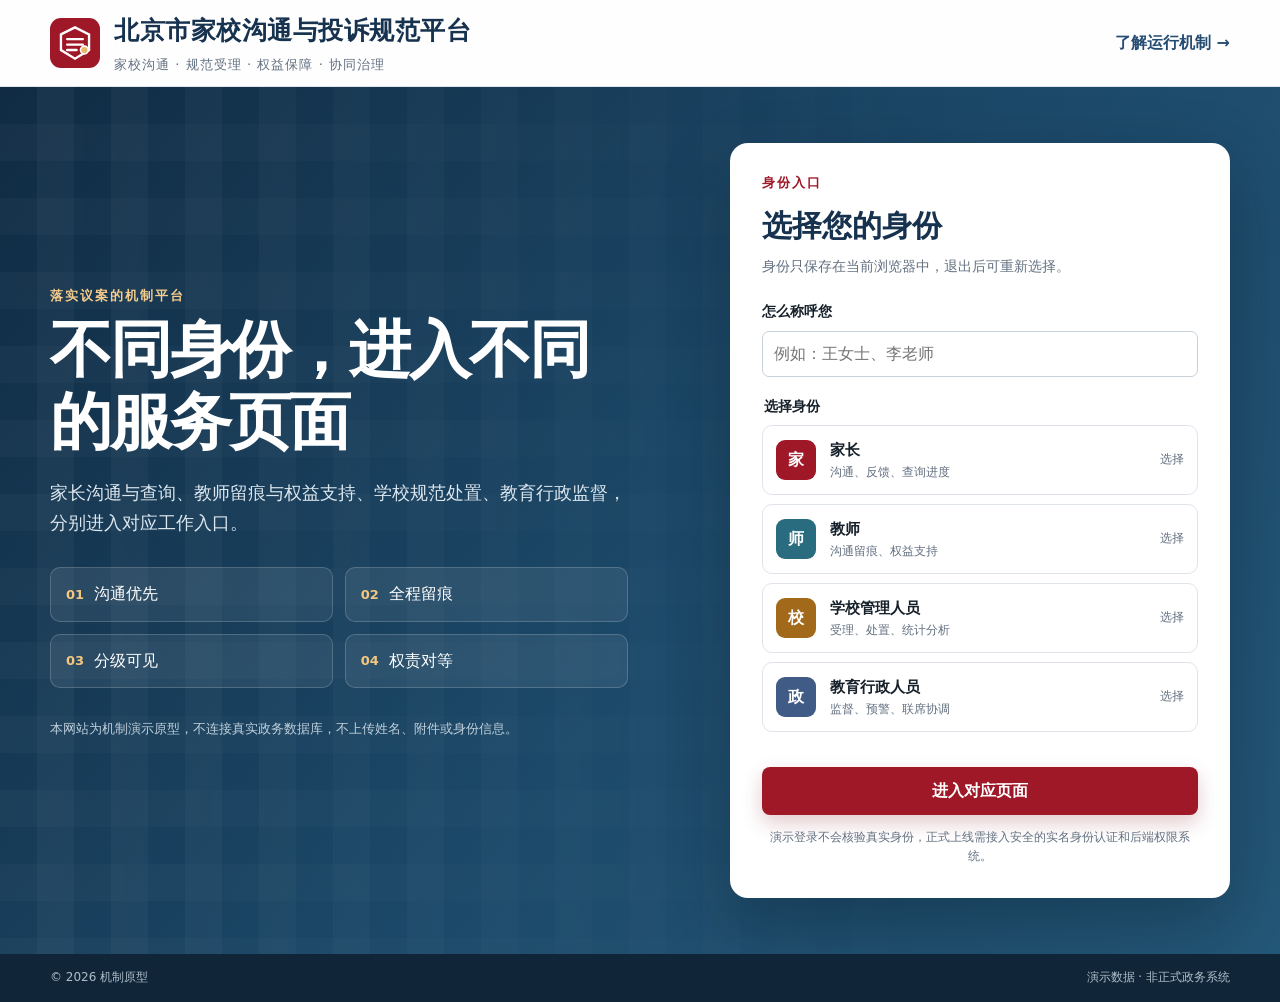
<file: index.html>
<!doctype html>
<html lang="zh-CN">
<head>
  <meta charset="utf-8">
  <meta name="viewport" content="width=device-width, initial-scale=1">
  <meta name="description" content="北京市家校沟通与投诉规范平台身份入口">
  <title>身份入口｜北京市家校沟通与投诉规范平台</title>
  <link rel="icon" href="assets/images/mark.svg" type="image/svg+xml">
  <link rel="stylesheet" href="css/style.css">
</head>
<body class="login-page" data-page="login" data-level="root">
  <a class="skip-link" href="#main">跳到主要内容</a>
  <header class="login-header">
    <div class="shell login-header-inner">
      <a class="brand" href="home.html" aria-label="查看机制首页">
        <img src="assets/images/mark.svg" alt="" width="50" height="50">
        <span><strong>北京市家校沟通与投诉规范平台</strong><small>家校沟通 · 规范受理 · 权益保障 · 协同治理</small></span>
      </a>
      <a class="text-link" href="home.html">了解运行机制 →</a>
    </div>
  </header>

  <main id="main" class="login-main">
    <div class="shell login-layout">
      <section class="login-intro" aria-labelledby="login-title">
        <p class="eyebrow light">落实议案的机制平台</p>
        <h1 id="login-title">不同身份，进入不同的服务页面</h1>
        <p>家长沟通与查询、教师留痕与权益支持、学校规范处置、教育行政监督，分别进入对应工作入口。</p>
        <div class="login-principles">
          <span><b>01</b> 沟通优先</span>
          <span><b>02</b> 全程留痕</span>
          <span><b>03</b> 分级可见</span>
          <span><b>04</b> 权责对等</span>
        </div>
        <p class="login-note">本网站为机制演示原型，不连接真实政务数据库，不上传姓名、附件或身份信息。</p>
      </section>

      <section class="login-card" aria-labelledby="identity-title">
        <div class="login-card-head">
          <p class="eyebrow">身份入口</p>
          <h2 id="identity-title">选择您的身份</h2>
          <p>身份只保存在当前浏览器中，退出后可重新选择。</p>
        </div>
        <form data-login-form>
          <label class="field">
            <span>怎么称呼您</span>
            <input name="displayName" maxlength="20" placeholder="例如：王女士、李老师" autocomplete="name" required>
          </label>
          <fieldset class="role-picker">
            <legend>选择身份</legend>
            <button class="role-choice parent" type="button" data-role-choice="parent" aria-pressed="false">
              <span class="role-mark">家</span><span><strong>家长</strong><small>沟通、反馈、查询进度</small></span><i>选择</i>
            </button>
            <button class="role-choice teacher" type="button" data-role-choice="teacher" aria-pressed="false">
              <span class="role-mark">师</span><span><strong>教师</strong><small>沟通留痕、权益支持</small></span><i>选择</i>
            </button>
            <button class="role-choice school" type="button" data-role-choice="school" aria-pressed="false">
              <span class="role-mark">校</span><span><strong>学校管理人员</strong><small>受理、处置、统计分析</small></span><i>选择</i>
            </button>
            <button class="role-choice admin" type="button" data-role-choice="admin" aria-pressed="false">
              <span class="role-mark">政</span><span><strong>教育行政人员</strong><small>监督、预警、联席协调</small></span><i>选择</i>
            </button>
          </fieldset>
          <p class="form-error" data-login-error role="alert"></p>
          <button class="button primary login-submit" type="submit">进入对应页面</button>
          <p class="demo-disclaimer">演示登录不会核验真实身份，正式上线需接入安全的实名身份认证和后端权限系统。</p>
        </form>
      </section>
    </div>
  </main>

  <footer class="login-footer">
    <div class="shell"><span>© 2026 机制原型</span><span>演示数据 · 非正式政务系统</span></div>
  </footer>
  <div class="toast" role="status" aria-live="polite" data-toast></div>
  <script src="js/main.js"></script>
</body>
</html>
</file>
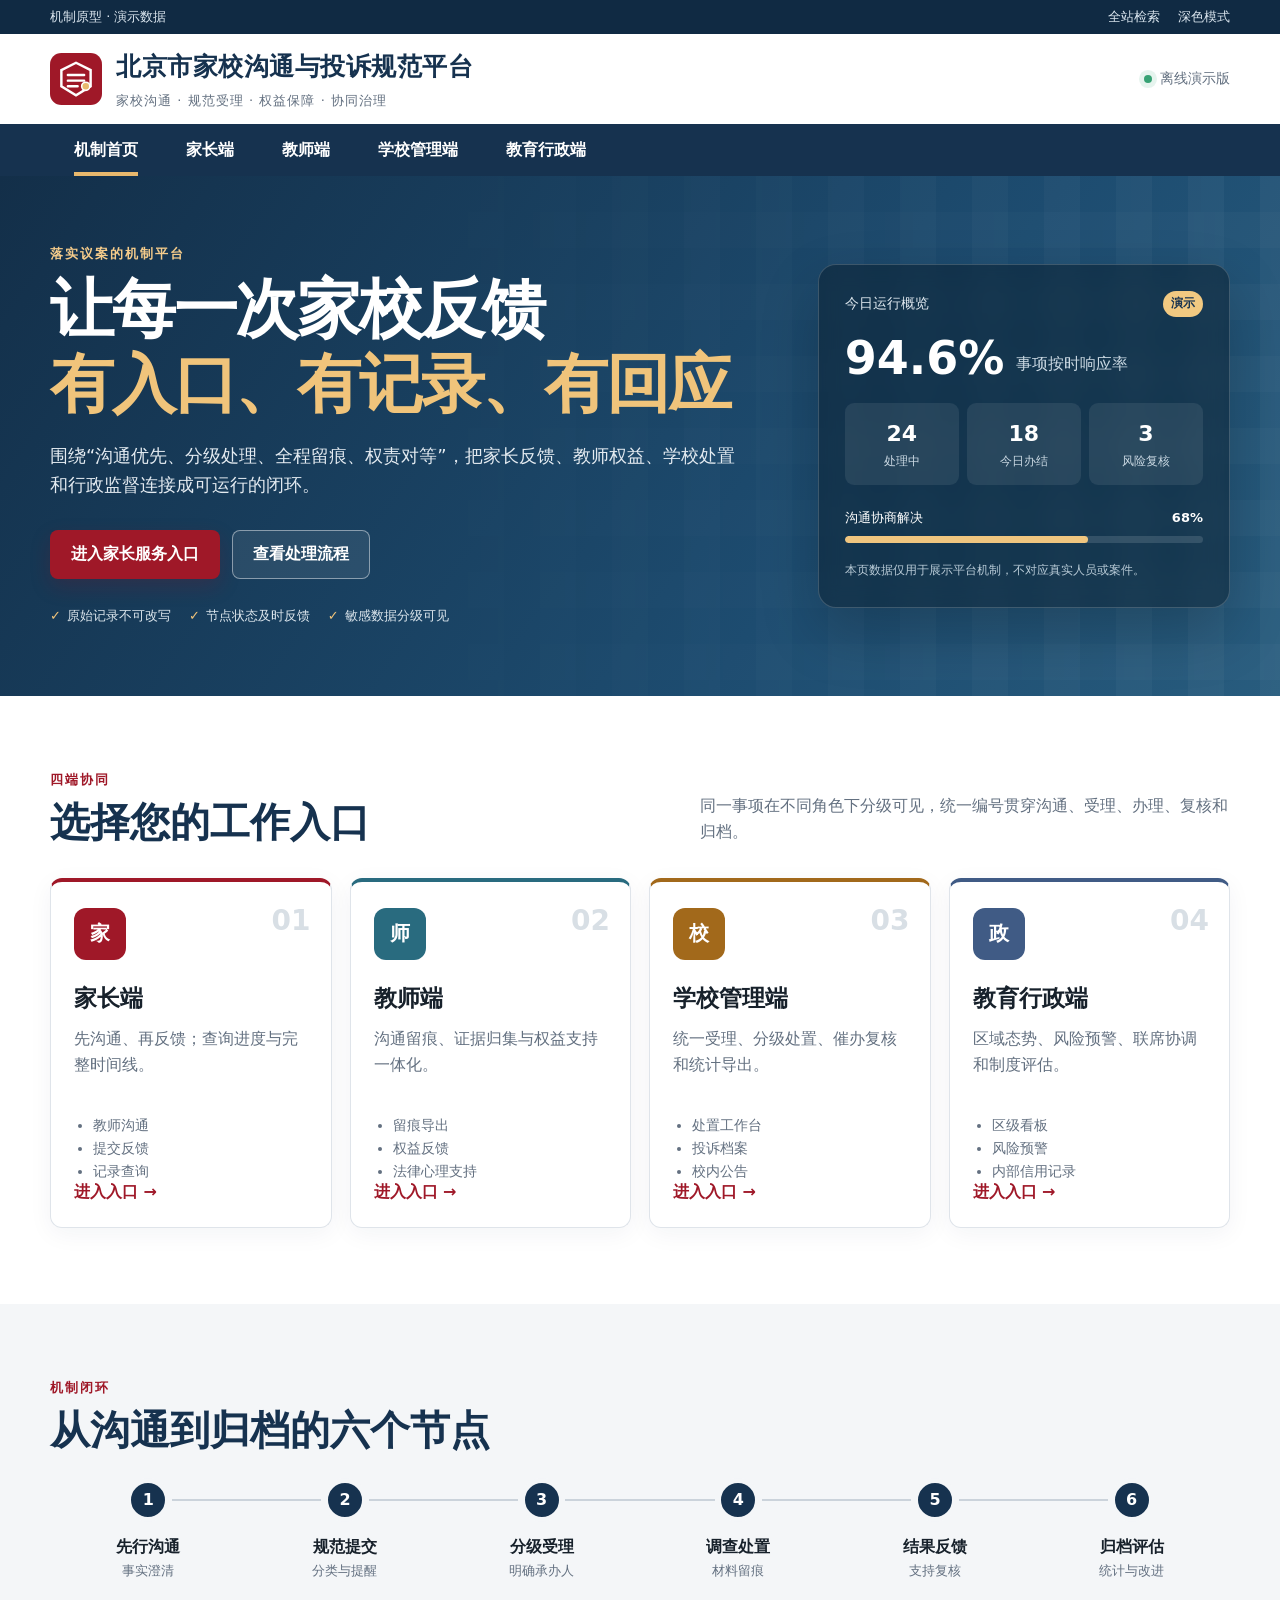
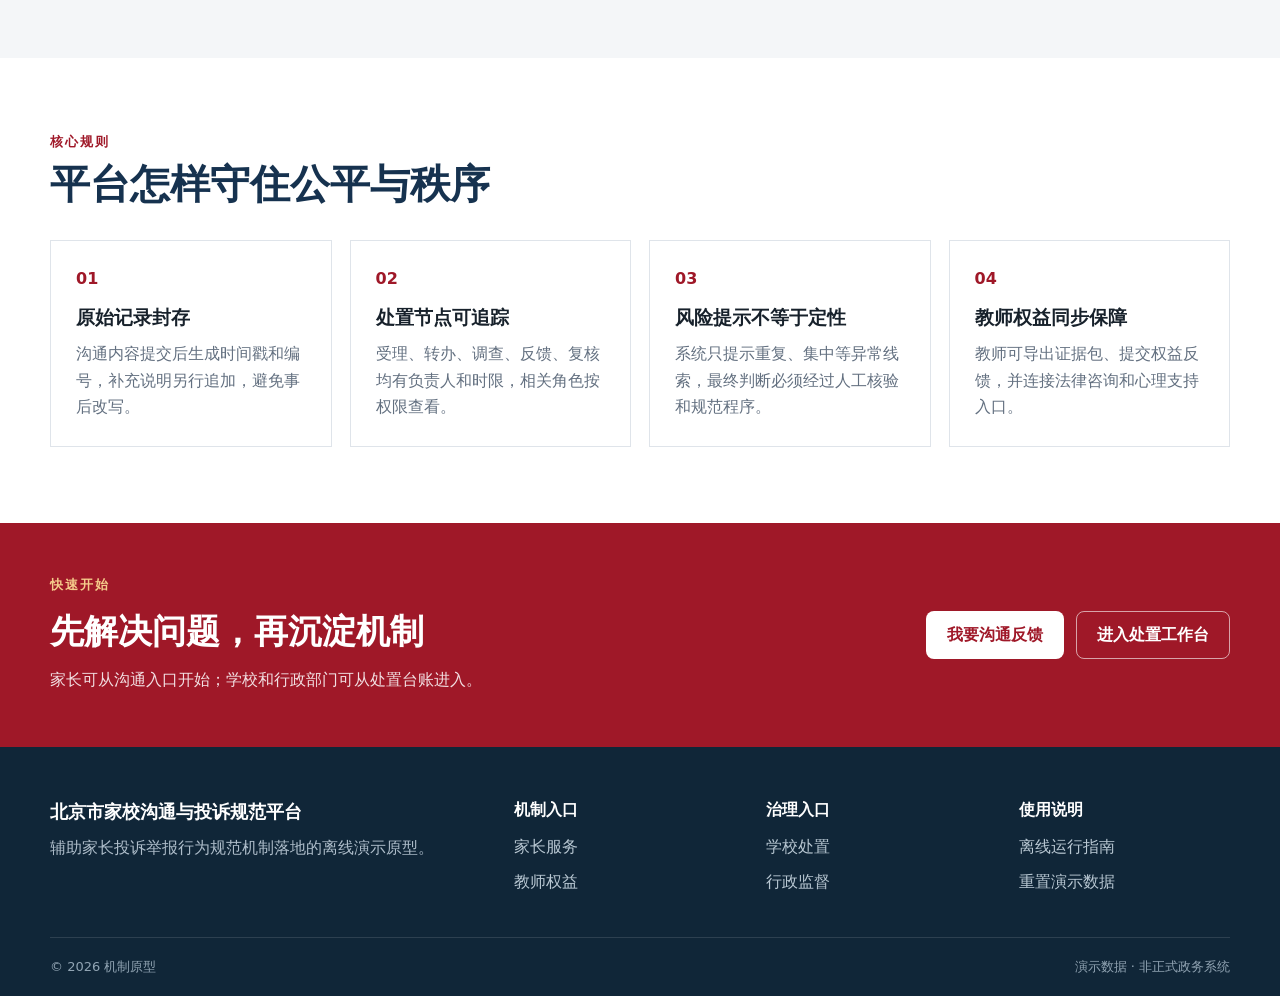
<file: home.html>
<!doctype html>
<html lang="zh-CN">
<head>
  <meta charset="utf-8">
  <meta name="viewport" content="width=device-width, initial-scale=1">
  <meta name="description" content="北京市家校沟通与投诉规范机制离线演示平台">
  <title>北京市家校沟通与投诉规范平台</title>
  <link rel="icon" href="assets/images/mark.svg" type="image/svg+xml">
  <link rel="stylesheet" href="css/style.css">
</head>
<body data-page="home" data-level="root">
  <a class="skip-link" href="#main">跳到主要内容</a>
  <header class="site-header">
    <div class="utility-bar">
      <div class="shell utility-inner">
        <span>机制原型 · 演示数据</span>
        <div class="utility-actions">
          <button class="text-button" type="button" data-search-open>全站检索</button>
          <button class="text-button" type="button" data-theme-toggle>深色模式</button>
        </div>
      </div>
    </div>
    <div class="shell brand-row">
      <a class="brand" href="home.html" aria-label="返回机制首页">
        <img src="assets/images/mark.svg" alt="" width="52" height="52">
        <span><strong>北京市家校沟通与投诉规范平台</strong><small>家校沟通 · 规范受理 · 权益保障 · 协同治理</small></span>
      </a>
      <div class="header-trust"><span class="status-dot"></span>离线演示版</div>
    </div>
    <nav class="main-nav" aria-label="主要导航">
      <div class="shell nav-inner">
        <a class="active" href="home.html">机制首页</a>
        <a href="index.html?next=parent">家长端</a>
        <a href="index.html?next=teacher">教师端</a>
        <a href="index.html?next=school">学校管理端</a>
        <a href="index.html?next=admin">教育行政端</a>
      </div>
    </nav>
  </header>

  <main id="main">
    <section class="hero">
      <div class="shell hero-grid">
        <div class="hero-copy">
          <p class="eyebrow">落实议案的机制平台</p>
          <h1>让每一次家校反馈<br><span>有入口、有记录、有回应</span></h1>
          <p class="hero-lead">围绕“沟通优先、分级处理、全程留痕、权责对等”，把家长反馈、教师权益、学校处置和行政监督连接成可运行的闭环。</p>
          <div class="hero-actions">
            <a class="button primary" href="index.html?next=parent">进入家长服务入口</a>
            <button class="button secondary" type="button" data-process-open>查看处理流程</button>
          </div>
          <div class="trust-row" aria-label="平台承诺">
            <span>原始记录不可改写</span><span>节点状态及时反馈</span><span>敏感数据分级可见</span>
          </div>
        </div>
        <aside class="hero-panel" aria-label="今日机制运行概览">
          <div class="panel-top"><span>今日运行概览</span><span class="live-tag">演示</span></div>
          <div class="metric-main"><strong>94.6%</strong><span>事项按时响应率</span></div>
          <div class="mini-metrics">
            <div><strong>24</strong><span>处理中</span></div>
            <div><strong>18</strong><span>今日办结</span></div>
            <div><strong>3</strong><span>风险复核</span></div>
          </div>
          <div class="progress-block">
            <div><span>沟通协商解决</span><b>68%</b></div>
            <div class="progress-track"><i style="width:68%"></i></div>
          </div>
          <p class="fine-print">本页数据仅用于展示平台机制，不对应真实人员或案件。</p>
        </aside>
      </div>
    </section>

    <section class="section shell" aria-labelledby="portal-title">
      <div class="section-heading">
        <div><p class="eyebrow">四端协同</p><h2 id="portal-title">选择您的工作入口</h2></div>
        <p>同一事项在不同角色下分级可见，统一编号贯穿沟通、受理、办理、复核和归档。</p>
      </div>
      <div class="portal-grid">
        <a class="portal-card parent" href="index.html?next=parent">
          <span class="portal-no">01</span><span class="portal-icon">家</span>
          <h3>家长端</h3><p>先沟通、再反馈；查询进度与完整时间线。</p>
          <ul><li>教师沟通</li><li>提交反馈</li><li>记录查询</li></ul><span class="card-link">进入入口 →</span>
        </a>
        <a class="portal-card teacher" href="index.html?next=teacher">
          <span class="portal-no">02</span><span class="portal-icon">师</span>
          <h3>教师端</h3><p>沟通留痕、证据归集与权益支持一体化。</p>
          <ul><li>留痕导出</li><li>权益反馈</li><li>法律心理支持</li></ul><span class="card-link">进入入口 →</span>
        </a>
        <a class="portal-card school" href="index.html?next=school">
          <span class="portal-no">03</span><span class="portal-icon">校</span>
          <h3>学校管理端</h3><p>统一受理、分级处置、催办复核和统计导出。</p>
          <ul><li>处置工作台</li><li>投诉档案</li><li>校内公告</li></ul><span class="card-link">进入入口 →</span>
        </a>
        <a class="portal-card admin" href="index.html?next=admin">
          <span class="portal-no">04</span><span class="portal-icon">政</span>
          <h3>教育行政端</h3><p>区域态势、风险预警、联席协调和制度评估。</p>
          <ul><li>区级看板</li><li>风险预警</li><li>内部信用记录</li></ul><span class="card-link">进入入口 →</span>
        </a>
      </div>
    </section>

    <section class="section muted-section">
      <div class="shell">
        <div class="section-heading compact"><div><p class="eyebrow">机制闭环</p><h2>从沟通到归档的六个节点</h2></div></div>
        <div class="process-line">
          <div><span>1</span><strong>先行沟通</strong><small>事实澄清</small></div>
          <div><span>2</span><strong>规范提交</strong><small>分类与提醒</small></div>
          <div><span>3</span><strong>分级受理</strong><small>明确承办人</small></div>
          <div><span>4</span><strong>调查处置</strong><small>材料留痕</small></div>
          <div><span>5</span><strong>结果反馈</strong><small>支持复核</small></div>
          <div><span>6</span><strong>归档评估</strong><small>统计与改进</small></div>
        </div>
      </div>
    </section>

    <section class="section shell">
      <div class="section-heading">
        <div><p class="eyebrow">核心规则</p><h2>平台怎样守住公平与秩序</h2></div>
      </div>
      <div class="rule-grid">
        <article class="rule-card"><span>01</span><h3>原始记录封存</h3><p>沟通内容提交后生成时间戳和编号，补充说明另行追加，避免事后改写。</p></article>
        <article class="rule-card"><span>02</span><h3>处置节点可追踪</h3><p>受理、转办、调查、反馈、复核均有负责人和时限，相关角色按权限查看。</p></article>
        <article class="rule-card"><span>03</span><h3>风险提示不等于定性</h3><p>系统只提示重复、集中等异常线索，最终判断必须经过人工核验和规范程序。</p></article>
        <article class="rule-card"><span>04</span><h3>教师权益同步保障</h3><p>教师可导出证据包、提交权益反馈，并连接法律咨询和心理支持入口。</p></article>
      </div>
    </section>

    <section class="section action-section">
      <div class="shell action-box">
        <div><p class="eyebrow light">快速开始</p><h2>先解决问题，再沉淀机制</h2><p>家长可从沟通入口开始；学校和行政部门可从处置台账进入。</p></div>
        <div class="action-buttons"><a class="button light-button" href="index.html?next=parent">我要沟通反馈</a><a class="button outline-light" href="index.html?next=school">进入处置工作台</a></div>
      </div>
    </section>
  </main>

  <footer class="site-footer">
    <div class="shell footer-grid">
      <div><strong>北京市家校沟通与投诉规范平台</strong><p>辅助家长投诉举报行为规范机制落地的离线演示原型。</p></div>
      <div><span>机制入口</span><a href="index.html?next=parent">家长服务</a><a href="index.html?next=teacher">教师权益</a></div>
      <div><span>治理入口</span><a href="index.html?next=school">学校处置</a><a href="index.html?next=admin">行政监督</a></div>
      <div><span>使用说明</span><a href="docs/使用说明.txt">离线运行指南</a><button class="footer-button" type="button" data-reset-demo>重置演示数据</button></div>
    </div>
    <div class="shell footer-bottom"><span>© 2026 机制原型</span><span>演示数据 · 非正式政务系统</span></div>
  </footer>

  <button class="back-top" type="button" data-back-top aria-label="返回顶部">↑</button>
  <div class="toast" role="status" aria-live="polite" data-toast></div>

  <dialog class="modal" data-search-dialog>
    <form method="dialog" class="modal-card search-modal">
      <div class="modal-head"><div><p class="eyebrow">全站检索</p><h2>查找机制功能</h2></div><button class="icon-button" value="cancel" aria-label="关闭">×</button></div>
      <label class="search-field"><span>⌕</span><input type="search" placeholder="例如：记录查询、证据包、风险预警" data-search-input autocomplete="off"></label>
      <div class="search-results" data-search-results></div>
    </form>
  </dialog>

  <dialog class="modal" data-process-dialog>
    <form method="dialog" class="modal-card process-modal">
      <div class="modal-head"><div><p class="eyebrow">处理流程</p><h2>规范反馈六步闭环</h2></div><button class="icon-button" value="cancel" aria-label="关闭">×</button></div>
      <ol class="detail-steps">
        <li><span>01</span><div><strong>沟通优先</strong><p>家长先与任课教师或班主任沟通，平台同步留痕。</p></div></li>
        <li><span>02</span><div><strong>规范提交</strong><p>选择事项类别、陈述事实并上传必要材料，系统给出规则提醒。</p></div></li>
        <li><span>03</span><div><strong>分级受理</strong><p>学校按一般、紧急、重大风险分级，并明确承办人和办理时限。</p></div></li>
        <li><span>04</span><div><strong>调查处置</strong><p>各方材料统一归集，教师可同步提交说明与证据。</p></div></li>
        <li><span>05</span><div><strong>结果反馈</strong><p>结果、依据和改进措施按权限反馈；有异议可申请复核。</p></div></li>
        <li><span>06</span><div><strong>归档评估</strong><p>事项完整归档，并用于制度优化，不公开个人敏感信息。</p></div></li>
      </ol>
      <div class="modal-actions"><button class="button secondary" value="cancel">关闭</button><a class="button primary" href="index.html?next=parent">开始沟通</a></div>
    </form>
  </dialog>
  <script src="js/main.js"></script>
</body>
</html>
</file>
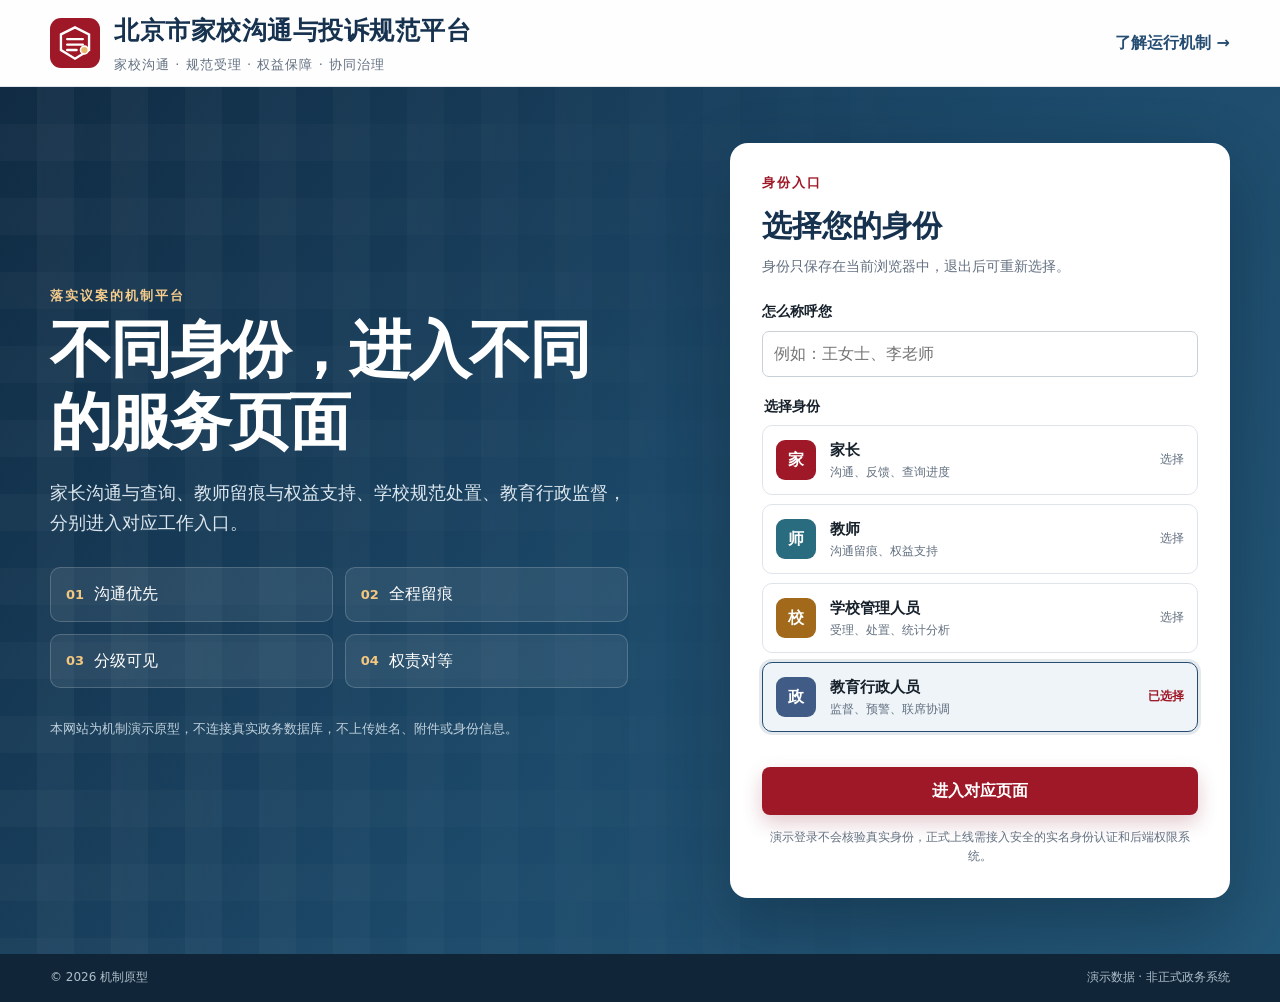
<file: pages/admin.html>
<!doctype html>
<html lang="zh-CN">
<head>
  <meta charset="utf-8"><meta name="viewport" content="width=device-width, initial-scale=1">
  <meta name="description" content="教育行政部门区域态势、风险预警与协同治理入口">
  <title>教育行政端｜北京市家校沟通与投诉规范平台</title>
  <link rel="icon" href="../assets/images/mark.svg" type="image/svg+xml"><link rel="stylesheet" href="../css/style.css">
</head>
<body data-page="admin" data-level="pages" data-auth-role="admin">
  <a class="skip-link" href="#main">跳到主要内容</a>
  <header class="site-header">
    <div class="utility-bar"><div class="shell utility-inner"><span>机制原型 · 演示数据</span><div class="utility-actions"><button class="text-button" type="button" data-search-open>全站检索</button><button class="text-button" type="button" data-theme-toggle>深色模式</button></div></div></div>
    <div class="shell brand-row"><a class="brand" href="../home.html"><img src="../assets/images/mark.svg" alt="" width="52" height="52"><span><strong>北京市家校沟通与投诉规范平台</strong><small>家校沟通 · 规范受理 · 权益保障 · 协同治理</small></span></a><div class="account-menu"><span class="status-dot"></span><span><strong data-user-name>演示用户</strong><small data-user-role>教育行政人员</small></span><button class="text-button account-switch" type="button" data-logout>切换身份</button></div></div>
    <nav class="main-nav" aria-label="主要导航"><div class="shell nav-inner"><a href="../home.html">机制首页</a><a href="../index.html?next=parent">家长端</a><a href="../index.html?next=teacher">教师端</a><a href="../index.html?next=school">学校管理端</a><a class="active" href="admin.html">教育行政端</a></div></nav>
  </header>

  <main id="main">
    <section class="page-hero"><div class="shell page-title"><div><div class="breadcrumb"><a href="../home.html">机制首页</a> / 教育行政端</div><h1>区域监督与协同治理</h1><p>聚合区域办理态势，识别需要人工核验的异常线索，推动跨部门协调、制度评估和学校治理改进。</p></div><div class="page-badge" style="background:#405b85"><strong>政</strong><span>审慎监督</span></div></div></section>
    <div class="shell inner-layout">
      <aside class="side-nav" aria-label="本页导航"><strong>行政监督</strong><a class="active" href="#dashboard">区级看板</a><a href="#warnings">风险预警</a><a href="#credit">信用记录</a><a href="#coordination">联席协调</a></aside>
      <div class="content-stack">
        <section class="content-section" id="dashboard">
          <div class="block-title"><div><h2>一、区级数据看板</h2><p>统计口径为演示数据；敏感明细仅对授权人员可见。</p></div><span class="tag blue">2026年9月</span></div>
          <div class="stats-grid">
            <div class="stat-card"><span>本月受理</span><strong>1,284</strong><small>较上月下降4.8%</small></div>
            <div class="stat-card"><span>按时办结率</span><strong>94.6%</strong><small>目标值 ≥ 90%</small></div>
            <div class="stat-card"><span>沟通协商解决率</span><strong>68.0%</strong><small>较上月提升6.2%</small></div>
            <div class="stat-card"><span>进入复核程序</span><strong>37</strong><small>占全部事项2.9%</small></div>
          </div>
          <div class="card" style="margin-top:14px"><div class="card-head"><h3>区域事项类型分布</h3><button class="button small ghost" type="button" data-export-summary>导出摘要</button></div><div class="card-body"><div class="bar-list">
            <div class="bar-row"><span>教育教学</span><div class="bar-track"><i style="width:78%"></i></div><b>37%</b></div>
            <div class="bar-row"><span>班级管理</span><div class="bar-track"><i style="width:55%"></i></div><b>26%</b></div>
            <div class="bar-row"><span>学生生活</span><div class="bar-track"><i style="width:35%"></i></div><b>17%</b></div>
            <div class="bar-row"><span>师德师风</span><div class="bar-track"><i style="width:24%"></i></div><b>11%</b></div>
            <div class="bar-row"><span>其他</span><div class="bar-track"><i style="width:18%"></i></div><b>9%</b></div>
          </div></div></div>
        </section>

        <section class="content-section" id="warnings">
          <div class="block-title"><div><h2>二、风险预警复核</h2><p>预警是线索，不是结论；必须经过事实核验、听取意见和程序确认。</p></div><span class="tag red">3条待复核</span></div>
          <div class="notice">严禁以系统标记直接认定“恶意投诉”。任何限制措施均须有清晰标准、人工审查、申辩渠道和复核程序。</div>
          <div class="warning-grid" style="margin-top:14px">
            <article class="warning-card high"><span class="tag red">高关注线索</span><h3>短期重复提交</h3><p>同一账号7日内围绕同一事实提交5次，其中4次未补充新材料。需核验是否为流程反馈不及时。</p><div class="record-meta"><span>线索编号：YJ-2609-031</span><span>涉及1所学校</span></div><button class="button small primary" style="margin-top:14px" type="button" data-risk-action>转人工复核</button></article>
            <article class="warning-card"><span class="tag amber">聚集性线索</span><h3>跨教师集中反馈</h3><p>同一账号30日内对4名不同教师提交相似内容。需同步排查共性管理问题。</p><div class="record-meta"><span>线索编号：YJ-2609-026</span><span>涉及1个年级</span></div><button class="button small ghost" style="margin-top:14px" type="button" data-risk-action>转人工复核</button></article>
            <article class="warning-card"><span class="tag amber">多源线索</span><h3>针对同一教师集中</h3><p>3个账号短期内对同一教师提交相似事项。需同时核查事实及信息传播来源。</p><div class="record-meta"><span>线索编号：YJ-2609-019</span><span>涉及3名家长</span></div><button class="button small ghost" style="margin-top:14px" type="button" data-risk-action>转人工复核</button></article>
          </div>
        </section>

        <section class="content-section" id="credit">
          <div class="block-title"><div><h2>三、内部信用记录</h2><p>仅记录经规范程序确认的结果，不对社会公开，不与学生权益绑定。</p></div><span class="tag amber">授权可见</span></div>
          <div class="card">
            <div class="card-head"><h3>记录使用边界</h3><button class="button small ghost" type="button" data-toast-message="权限审计记录已打开（离线演示）">查看权限审计</button></div>
            <div class="card-body">
              <div class="form-grid">
                <div class="notice blue"><strong>可以记录</strong><br>经申辩与复核程序确认的重复虚假材料、冒用身份、伪造证据等情形。</div>
                <div class="notice"><strong>禁止关联</strong><br>不得影响学生教育机会、班级安排、评价与正常在校权益。</div>
                <div class="notice blue"><strong>分级可见</strong><br>学校仅查看处置所需提示；身份与完整材料由行政授权岗位查看。</div>
                <div class="notice"><strong>定期清理</strong><br>记录设保存期限、纠错入口和到期复核，避免永久标签化。</div>
              </div>
            </div>
          </div>
          <div class="card" style="margin-top:14px"><div class="table-wrap"><table class="data-table"><thead><tr><th>内部编号</th><th>确认事项</th><th>程序状态</th><th>可见范围</th><th>复核日期</th><th>操作</th></tr></thead><tbody>
            <tr><td><strong>XY-2026-008</strong></td><td>重复提交已办结事项</td><td><span class="tag green">复核完成</span></td><td>区级授权岗</td><td>2027-03-01</td><td><button class="link-button" type="button" data-toast-message="脱敏记录详情已打开（离线演示）">查看</button></td></tr>
            <tr><td><strong>XY-2026-003</strong></td><td>材料真实性争议</td><td><span class="tag amber">申辩中</span></td><td>复核专班</td><td>2026-09-15</td><td><button class="link-button" type="button" data-toast-message="申辩材料已打开（离线演示）">查看</button></td></tr>
          </tbody></table></div></div>
        </section>

        <section class="content-section" id="coordination">
          <div class="block-title"><div><h2>四、联席协调</h2><p>对复杂事项建立教育行政、学校、法律和心理支持的协同记录。</p></div><button class="button small primary" type="button" data-open-coordination>发起联席协调</button></div>
          <div class="record-list" data-coordination-list>
            <article class="record-item"><div><h4>LX-2026-012 · 跨校转学期间家校事项协调</h4><div class="record-meta"><span>牵头：区教育行政部门</span><span>参与：2所学校、法律顾问</span><span>下次会商：09-11 14:00</span></div></div><span class="tag blue">协调中</span></article>
            <article class="record-item"><div><h4>LX-2026-009 · 教师心理支持与工作安排</h4><div class="record-meta"><span>牵头：教师工作科</span><span>参与：学校、心理服务机构</span><span>形成措施4项</span></div></div><span class="tag green">已落实</span></article>
          </div>
        </section>
      </div>
    </div>
  </main>

  <footer class="site-footer"><div class="shell footer-grid"><div><strong>北京市家校沟通与投诉规范平台</strong><p>辅助机制落实的离线演示原型。</p></div><div><span>服务入口</span><a href="../index.html?next=parent">家长端</a><a href="../index.html?next=teacher">教师端</a></div><div><span>治理入口</span><a href="../index.html?next=school">学校管理端</a><a href="../docs/使用说明.txt">使用说明</a></div><div><span>演示工具</span><button class="footer-button" type="button" data-reset-demo>重置演示数据</button></div></div><div class="shell footer-bottom"><span>© 2026 机制原型</span><span>演示数据 · 非正式政务系统</span></div></footer>
  <button class="back-top" type="button" data-back-top aria-label="返回顶部">↑</button><div class="toast" role="status" aria-live="polite" data-toast></div>
  <dialog class="modal" data-search-dialog><form method="dialog" class="modal-card search-modal"><div class="modal-head"><div><p class="eyebrow">全站检索</p><h2>查找机制功能</h2></div><button class="icon-button" value="cancel" aria-label="关闭">×</button></div><label class="search-field"><span>⌕</span><input type="search" placeholder="例如：记录查询、证据包、风险预警" data-search-input autocomplete="off"></label><div class="search-results" data-search-results></div></form></dialog>
  <script src="../js/main.js"></script>
</body>
</html>
</file>
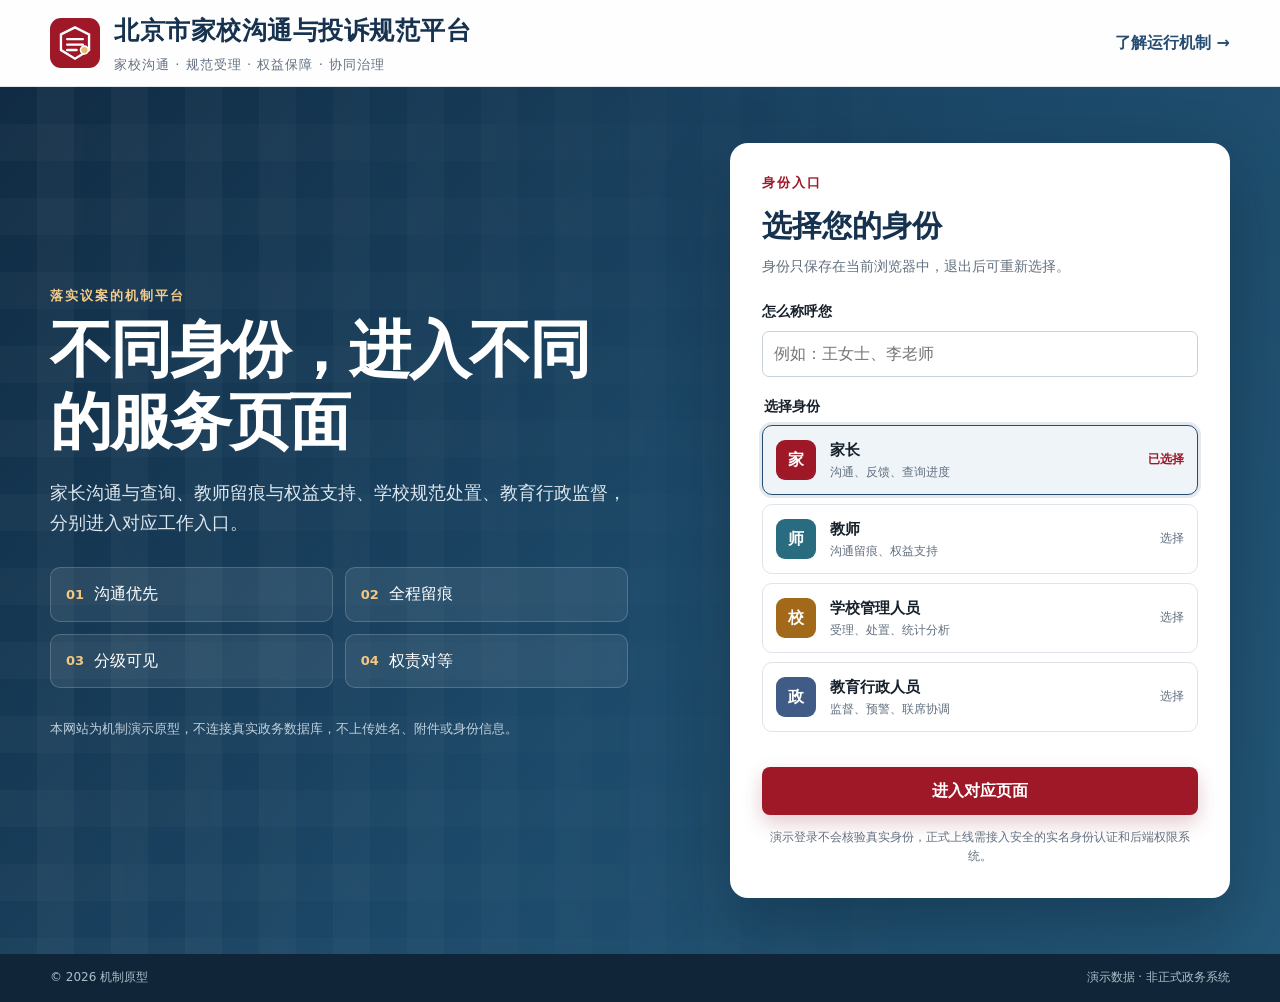
<file: pages/parent.html>
<!doctype html>
<html lang="zh-CN">
<head>
  <meta charset="utf-8"><meta name="viewport" content="width=device-width, initial-scale=1">
  <meta name="description" content="家长沟通、反馈与记录查询入口">
  <title>家长端｜北京市家校沟通与投诉规范平台</title>
  <link rel="icon" href="../assets/images/mark.svg" type="image/svg+xml"><link rel="stylesheet" href="../css/style.css">
</head>
<body data-page="parent" data-level="pages" data-auth-role="parent">
  <a class="skip-link" href="#main">跳到主要内容</a>
  <header class="site-header">
    <div class="utility-bar"><div class="shell utility-inner"><span>机制原型 · 演示数据</span><div class="utility-actions"><button class="text-button" type="button" data-search-open>全站检索</button><button class="text-button" type="button" data-theme-toggle>深色模式</button></div></div></div>
    <div class="shell brand-row"><a class="brand" href="../home.html"><img src="../assets/images/mark.svg" alt="" width="52" height="52"><span><strong>北京市家校沟通与投诉规范平台</strong><small>家校沟通 · 规范受理 · 权益保障 · 协同治理</small></span></a><div class="account-menu"><span class="status-dot"></span><span><strong data-user-name>演示用户</strong><small data-user-role>家长</small></span><button class="text-button account-switch" type="button" data-logout>切换身份</button></div></div>
    <nav class="main-nav" aria-label="主要导航"><div class="shell nav-inner"><a href="../home.html">机制首页</a><a class="active" href="parent.html">家长端</a><a href="../index.html?next=teacher">教师端</a><a href="../index.html?next=school">学校管理端</a><a href="../index.html?next=admin">教育行政端</a></div></nav>
  </header>

  <main id="main">
    <section class="page-hero"><div class="shell page-title"><div><div class="breadcrumb"><a href="../home.html">机制首页</a> / 家长端</div><h1>家长服务入口</h1><p>先沟通、再反馈。平台将原始信息、受理节点和办理结果统一留痕，帮助家长清楚表达、持续查询。</p></div><div class="page-badge"><strong>家</strong><span>理性沟通</span></div></div></section>
    <div class="shell inner-layout">
      <aside class="side-nav" aria-label="本页导航"><strong>家长服务</strong><a class="active" href="#communication">教师沟通</a><a href="#feedback">提交反馈</a><a href="#records">我的记录</a><a href="#notices">通知中心</a></aside>
      <div class="content-stack">
        <section class="content-section" id="communication">
          <div class="block-title"><div><h2>一、教师沟通</h2><p>建议优先通过沟通澄清事实；提交内容会按原文留痕。</p></div><span class="tag green">沟通通道正常</span></div>
          <div class="card">
            <div class="card-head"><div><h3 data-current-teacher>六年级（2）班 · 李老师</h3><small data-current-teacher-detail style="color:var(--muted)">班主任 / 语文教师 · 工作时段内回复</small></div><button class="button small ghost" type="button" data-teacher-switch>切换教师</button></div>
            <div class="card-body">
              <div class="notice blue">平台只保留沟通原文，不支持删除或覆盖。需要订正时，请追加一条说明。</div>
              <div class="message-list" data-message-list style="margin-top:18px"></div>
              <form data-message-form style="margin-top:18px">
                <label class="field"><span>发送沟通内容</span><textarea data-message-input placeholder="请描述可核验的事实、时间和希望共同解决的问题。" required></textarea></label>
                <div class="form-actions"><button class="button primary" type="submit">发送并留痕</button></div>
              </form>
            </div>
          </div>
        </section>

        <section class="content-section" id="feedback">
          <div class="block-title"><div><h2>二、提交反馈</h2><p>请避免推测和人身评价，优先提交时间、地点、经过及具体诉求。</p></div></div>
          <div class="card">
            <div class="card-head"><h3>规范反馈表</h3><span class="tag amber">提交后不可改写</span></div>
            <div class="card-body">
              <div class="notice">提交前确认：我已阅读反馈规则，材料来源合法，所述内容尽可能真实准确。风险提示仅用于改善表达，不会自动拒绝提交。</div>
              <form data-feedback-form style="margin-top:18px">
                <div class="form-grid">
                  <label class="field"><span>反馈类型</span><select name="category" required><option value="教育教学">教育教学</option><option value="班级管理">班级管理</option><option value="学生生活">学生生活</option><option value="师德师风">师德师风</option><option value="学校管理">学校管理</option><option value="其他">其他</option></select></label>
                  <label class="field"><span>涉及教师 / 部门</span><input name="target" placeholder="例如：六年级数学组"></label>
                  <label class="field full"><span>事项标题</span><input name="subject" placeholder="用一句话概括需要解决的问题" required></label>
                  <label class="field full"><span>事实经过与诉求</span><textarea name="description" placeholder="建议按“时间—地点—具体经过—已有沟通—希望如何处理”的顺序填写。" minlength="20" required></textarea><div class="risk-box" data-risk-box></div><small>不少于20字。请勿填写与事项无关的个人敏感信息。</small></label>
                  <label class="field full"><span>附件材料（可选）</span><input type="file" multiple accept="image/*,.pdf,.doc,.docx"><div class="file-list" data-file-list>未选择文件</div><small>离线演示不会上传文件，仅展示所选文件名。</small></label>
                  <label class="checkbox-row field full"><input type="checkbox" required><span>我确认已经阅读规则，愿意对所提交事实和材料的真实性负责。</span></label>
                </div>
                <div class="form-actions"><button class="button secondary" type="reset">清空</button><button class="button primary" type="submit">提交并生成编号</button></div>
              </form>
            </div>
          </div>
        </section>

        <section class="content-section" id="records">
          <div class="block-title"><div><h2>三、我的反馈记录</h2><p>查看受理状态、承办人员、办理期限和完整处理时间线。</p></div><button class="button small ghost" type="button" data-print>打印当前页</button></div>
          <div class="record-list" data-parent-records></div>
        </section>

        <section class="content-section" id="notices">
          <div class="block-title"><div><h2>四、通知中心</h2><p>接收学校公告、班级通知和反馈节点提醒。</p></div></div>
          <div class="card-grid" style="display:grid;gap:12px">
            <article class="record-item"><div><h4>处理节点更新</h4><div class="record-meta"><span>JX-2026-0908-016 已由年级组受理</span><span>今天 10:02</span></div></div><span class="tag blue">未读</span></article>
            <article class="record-item"><div><h4>班级沟通提示</h4><div class="record-meta"><span>本周家长开放日预约时间为周四 18:00 前</span><span>昨天 16:30</span></div></div><span class="tag gray">已读</span></article>
          </div>
        </section>
      </div>
    </div>
  </main>

  <footer class="site-footer"><div class="shell footer-grid"><div><strong>北京市家校沟通与投诉规范平台</strong><p>辅助机制落实的离线演示原型。</p></div><div><span>切换入口</span><a href="../index.html?next=teacher">教师端</a><a href="../index.html?next=school">学校端</a></div><div><span>治理监督</span><a href="../index.html?next=admin">教育行政端</a><a href="../docs/使用说明.txt">使用说明</a></div><div><span>演示工具</span><button class="footer-button" type="button" data-reset-demo>重置演示数据</button></div></div><div class="shell footer-bottom"><span>© 2026 机制原型</span><span>演示数据 · 非正式政务系统</span></div></footer>
  <button class="back-top" type="button" data-back-top aria-label="返回顶部">↑</button><div class="toast" role="status" aria-live="polite" data-toast></div>

  <dialog class="modal" data-record-dialog><form method="dialog" class="modal-card"><div class="modal-head"><div><p class="eyebrow">事项详情</p><h2>处理时间线</h2></div><button class="icon-button" value="cancel" aria-label="关闭">×</button></div><div data-record-detail></div><div class="modal-actions"><button class="button secondary" value="cancel">关闭</button><button class="button primary" type="button" data-review-action>申请复核</button></div></form></dialog>
  <dialog class="modal" data-search-dialog><form method="dialog" class="modal-card search-modal"><div class="modal-head"><div><p class="eyebrow">全站检索</p><h2>查找机制功能</h2></div><button class="icon-button" value="cancel" aria-label="关闭">×</button></div><label class="search-field"><span>⌕</span><input type="search" placeholder="例如：记录查询、证据包、风险预警" data-search-input autocomplete="off"></label><div class="search-results" data-search-results></div></form></dialog>
  <script src="../js/main.js"></script>
</body>
</html>
</file>
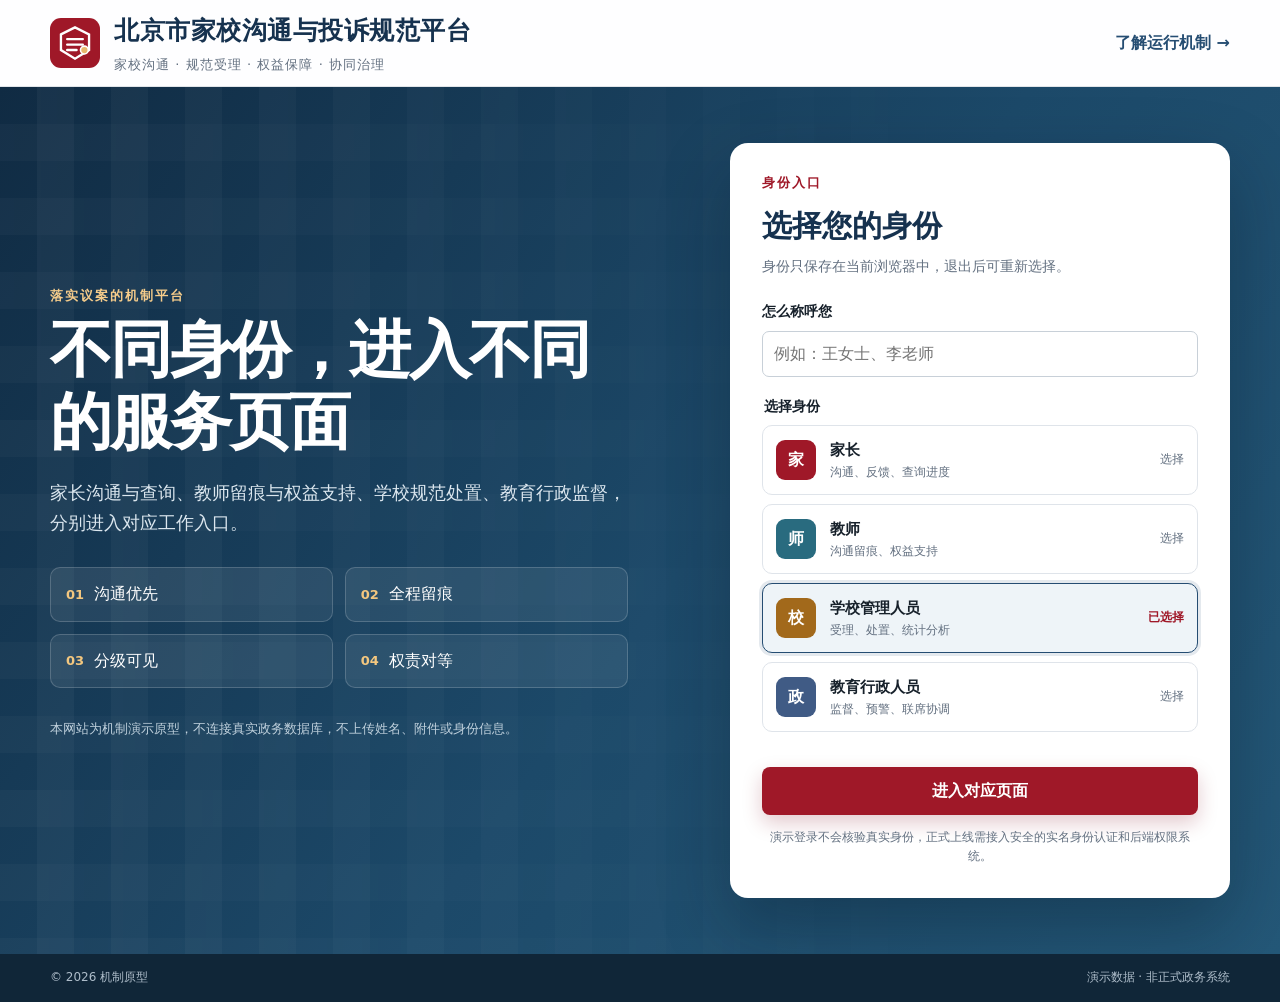
<file: pages/school.html>
<!doctype html>
<html lang="zh-CN">
<head>
  <meta charset="utf-8"><meta name="viewport" content="width=device-width, initial-scale=1">
  <meta name="description" content="学校家校反馈处置工作台与档案管理入口">
  <title>学校管理端｜北京市家校沟通与投诉规范平台</title>
  <link rel="icon" href="../assets/images/mark.svg" type="image/svg+xml"><link rel="stylesheet" href="../css/style.css">
</head>
<body data-page="school" data-level="pages" data-auth-role="school">
  <a class="skip-link" href="#main">跳到主要内容</a>
  <header class="site-header">
    <div class="utility-bar"><div class="shell utility-inner"><span>机制原型 · 演示数据</span><div class="utility-actions"><button class="text-button" type="button" data-search-open>全站检索</button><button class="text-button" type="button" data-theme-toggle>深色模式</button></div></div></div>
    <div class="shell brand-row"><a class="brand" href="../home.html"><img src="../assets/images/mark.svg" alt="" width="52" height="52"><span><strong>北京市家校沟通与投诉规范平台</strong><small>家校沟通 · 规范受理 · 权益保障 · 协同治理</small></span></a><div class="account-menu"><span class="status-dot"></span><span><strong data-user-name>演示用户</strong><small data-user-role>学校管理人员</small></span><button class="text-button account-switch" type="button" data-logout>切换身份</button></div></div>
    <nav class="main-nav" aria-label="主要导航"><div class="shell nav-inner"><a href="../home.html">机制首页</a><a href="../index.html?next=parent">家长端</a><a href="../index.html?next=teacher">教师端</a><a class="active" href="school.html">学校管理端</a><a href="../index.html?next=admin">教育行政端</a></div></nav>
  </header>

  <main id="main">
    <section class="page-hero"><div class="shell page-title"><div><div class="breadcrumb"><a href="../home.html">机制首页</a> / 学校管理端</div><h1>学校处置工作台</h1><p>统一受理家校反馈，按照风险等级和办理时限分派，完整记录调查材料、处理决定和结果反馈。</p></div><div class="page-badge" style="background:#a2691b"><strong>校</strong><span>规范处置</span></div></div></section>
    <div class="shell inner-layout">
      <aside class="side-nav" aria-label="本页导航"><strong>学校治理</strong><a class="active" href="#workbench">处置工作台</a><a href="#archive">投诉档案</a><a href="#analysis">统计分析</a><a href="#notices">校内公告</a></aside>
      <div class="content-stack">
        <section class="content-section" id="workbench">
          <div class="block-title"><div><h2>一、处置工作台</h2><p>每条事项明确分级、承办人、办理期限和下一节点。</p></div><button class="button small primary" type="button" data-open-entry>登记线下事项</button></div>
          <div class="stats-grid">
            <div class="stat-card"><span>待受理</span><strong>6</strong><small>最早提交于2小时前</small></div>
            <div class="stat-card"><span>调查处理中</span><strong>14</strong><small>2项将在今日到期</small></div>
            <div class="stat-card"><span>待结果反馈</span><strong>4</strong><small>平均办理3.2日</small></div>
            <div class="stat-card"><span>风险复核</span><strong>2</strong><small>均已转校级专班</small></div>
          </div>
          <div class="notice" style="margin-top:14px"><strong>时限提醒：</strong> JX-2026-0901-002 距办理期限不足4小时，请承办部门及时更新节点。</div>
        </section>

        <section class="content-section" id="archive">
          <div class="block-title"><div><h2>二、反馈与投诉档案</h2><p>按统一编号归档；原始记录只读，办理意见以新节点追加。</p></div></div>
          <div class="card">
            <div class="toolbar"><div class="filters"><button class="chip active" type="button" data-filter="全部">全部</button><button class="chip" type="button" data-filter="待受理">待受理</button><button class="chip" type="button" data-filter="处理">处理中</button><button class="chip" type="button" data-filter="反馈">结果反馈</button><button class="chip" type="button" data-filter="办结">已办结</button></div><button class="button small ghost" type="button" data-export-csv>导出台账 CSV</button></div>
            <div class="table-wrap"><table class="data-table"><thead><tr><th>事项编号</th><th>类型</th><th>事项标题</th><th>分级</th><th>状态</th><th>承办人</th><th>办理时限</th><th>操作</th></tr></thead><tbody data-school-table></tbody></table></div>
          </div>
        </section>

        <section class="content-section" id="analysis">
          <div class="block-title"><div><h2>三、校内统计与提示</h2><p>统计用于改善学校治理，不以单一数量对教师或家长作负面评价。</p></div><span class="tag amber">本学期</span></div>
          <div class="card"><div class="card-head"><h3>事项类型分布</h3><small style="color:var(--muted)">共68件</small></div><div class="card-body"><div class="bar-list">
            <div class="bar-row"><span>教育教学</span><div class="bar-track"><i style="width:74%"></i></div><b>25</b></div>
            <div class="bar-row"><span>班级管理</span><div class="bar-track"><i style="width:53%"></i></div><b>18</b></div>
            <div class="bar-row"><span>学生生活</span><div class="bar-track"><i style="width:32%"></i></div><b>11</b></div>
            <div class="bar-row"><span>学校管理</span><div class="bar-track"><i style="width:24%"></i></div><b>8</b></div>
            <div class="bar-row"><span>其他</span><div class="bar-track"><i style="width:18%"></i></div><b>6</b></div>
          </div></div></div>
          <div class="warning-grid" style="margin-top:14px">
            <article class="warning-card"><span class="tag amber">趋势提示</span><h3>作业通知类反馈增加</h3><p>近7日同类反馈8件，集中在通知渠道不一致。建议年级组统一发布方式。</p><button class="link-button" type="button" data-toast-message="改进建议已加入年级组议程">加入改进议程 →</button></article>
            <article class="warning-card"><span class="tag blue">时效提示</span><h3>2件事项临近期限</h3><p>系统已向承办部门发送提醒，逾期后自动抄送分管校领导。</p><button class="link-button" type="button" data-toast-message="已向承办人发送催办提醒">一键催办 →</button></article>
            <article class="warning-card"><span class="tag green">机制成效</span><h3>沟通前置解决率上升</h3><p>本月68%的问题在正式投诉前经沟通解决，较上月提升9个百分点。</p><button class="link-button" type="button" data-toast-message="月度分析摘要已生成（离线演示）">查看摘要 →</button></article>
          </div>
        </section>

        <section class="content-section" id="notices">
          <div class="block-title"><div><h2>四、校内公告</h2><p>向指定年级、班级或全校发布规范沟通提醒。</p></div><button class="button small primary" type="button" data-open-notice>新建公告</button></div>
          <div class="record-list" data-notice-list>
            <article class="record-item"><div><h4>关于统一使用班级通知渠道的提示</h4><div class="record-meta"><span>发布范围：全校</span><span>发布人：校办公室</span><span>2026-09-07 16:30</span></div></div><div class="record-actions"><span class="tag green">已发布</span><button class="link-button" type="button" data-toast-message="公告详情已打开（离线演示）">查看</button></div></article>
            <article class="record-item"><div><h4>家长开放日沟通安排</h4><div class="record-meta"><span>发布范围：六年级</span><span>发布人：年级组</span><span>2026-09-05 11:00</span></div></div><div class="record-actions"><span class="tag gray">已结束</span><button class="link-button" type="button" data-toast-message="公告详情已打开（离线演示）">查看</button></div></article>
          </div>
        </section>
      </div>
    </div>
  </main>

  <footer class="site-footer"><div class="shell footer-grid"><div><strong>北京市家校沟通与投诉规范平台</strong><p>辅助机制落实的离线演示原型。</p></div><div><span>切换入口</span><a href="../index.html?next=parent">家长端</a><a href="../index.html?next=teacher">教师端</a></div><div><span>治理监督</span><a href="../index.html?next=admin">教育行政端</a><a href="../docs/使用说明.txt">使用说明</a></div><div><span>演示工具</span><button class="footer-button" type="button" data-reset-demo>重置演示数据</button></div></div><div class="shell footer-bottom"><span>© 2026 机制原型</span><span>演示数据 · 非正式政务系统</span></div></footer>
  <button class="back-top" type="button" data-back-top aria-label="返回顶部">↑</button><div class="toast" role="status" aria-live="polite" data-toast></div>
  <dialog class="modal" data-search-dialog><form method="dialog" class="modal-card search-modal"><div class="modal-head"><div><p class="eyebrow">全站检索</p><h2>查找机制功能</h2></div><button class="icon-button" value="cancel" aria-label="关闭">×</button></div><label class="search-field"><span>⌕</span><input type="search" placeholder="例如：记录查询、证据包、风险预警" data-search-input autocomplete="off"></label><div class="search-results" data-search-results></div></form></dialog>
  <script src="../js/main.js"></script>
</body>
</html>
</file>
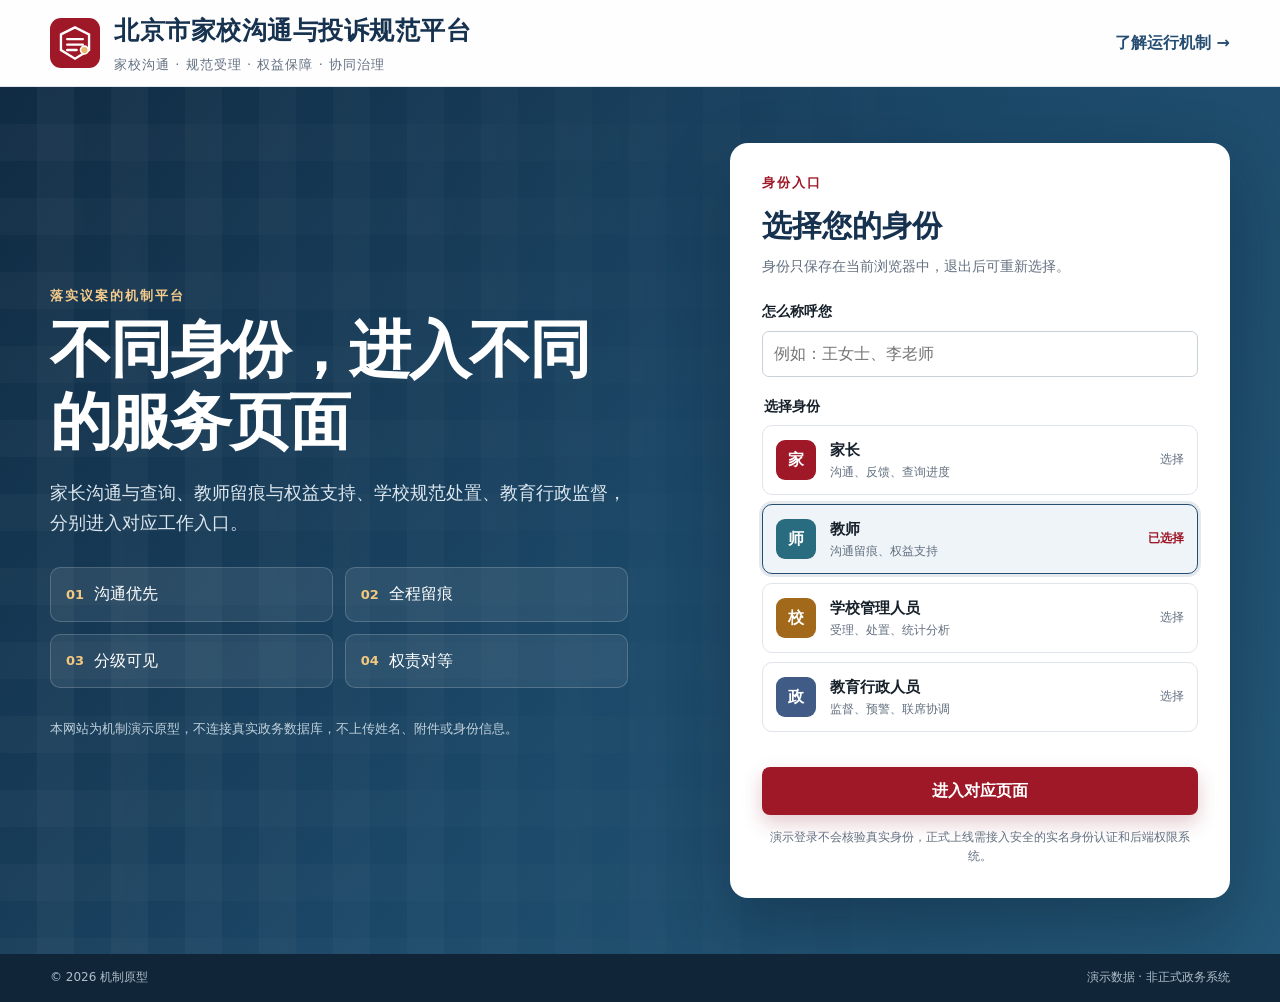
<file: pages/teacher.html>
<!doctype html>
<html lang="zh-CN">
<head>
  <meta charset="utf-8"><meta name="viewport" content="width=device-width, initial-scale=1">
  <meta name="description" content="教师沟通留痕、权益反馈与支持入口">
  <title>教师端｜北京市家校沟通与投诉规范平台</title>
  <link rel="icon" href="../assets/images/mark.svg" type="image/svg+xml"><link rel="stylesheet" href="../css/style.css">
</head>
<body data-page="teacher" data-level="pages" data-auth-role="teacher">
  <a class="skip-link" href="#main">跳到主要内容</a>
  <header class="site-header">
    <div class="utility-bar"><div class="shell utility-inner"><span>机制原型 · 演示数据</span><div class="utility-actions"><button class="text-button" type="button" data-search-open>全站检索</button><button class="text-button" type="button" data-theme-toggle>深色模式</button></div></div></div>
    <div class="shell brand-row"><a class="brand" href="../home.html"><img src="../assets/images/mark.svg" alt="" width="52" height="52"><span><strong>北京市家校沟通与投诉规范平台</strong><small>家校沟通 · 规范受理 · 权益保障 · 协同治理</small></span></a><div class="account-menu"><span class="status-dot"></span><span><strong data-user-name>演示用户</strong><small data-user-role>教师</small></span><button class="text-button account-switch" type="button" data-logout>切换身份</button></div></div>
    <nav class="main-nav" aria-label="主要导航"><div class="shell nav-inner"><a href="../home.html">机制首页</a><a href="../index.html?next=parent">家长端</a><a class="active" href="teacher.html">教师端</a><a href="../index.html?next=school">学校管理端</a><a href="../index.html?next=admin">教育行政端</a></div></nav>
  </header>

  <main id="main">
    <section class="page-hero"><div class="shell page-title"><div><div class="breadcrumb"><a href="../home.html">机制首页</a> / 教师端</div><h1>教师工作与权益入口</h1><p>集中查看家校沟通和反馈事项，形成可核验的证据链，同时连接权益反馈、法律咨询与心理支持。</p></div><div class="page-badge" style="background:#296b7f"><strong>师</strong><span>专业保障</span></div></div></section>
    <div class="shell inner-layout">
      <aside class="side-nav" aria-label="本页导航"><strong>教师服务</strong><a class="active" href="#overview">工作概览</a><a href="#messages">沟通记录</a><a href="#rights">权益反馈</a><a href="#evidence">证据包</a><a href="#support">支持服务</a></aside>
      <div class="content-stack">
        <section class="content-section" id="overview">
          <div class="block-title"><div><h2>一、工作概览</h2><p>仅展示与本人工作相关且有权限查看的事项。</p></div><span class="tag green">身份已核验</span></div>
          <div class="stats-grid">
            <div class="stat-card"><span>待回复沟通</span><strong>3</strong><small>其中1条今日到期</small></div>
            <div class="stat-card"><span>涉及本人事项</span><strong>2</strong><small>均处于调查阶段</small></div>
            <div class="stat-card"><span>已形成证据包</span><strong>5</strong><small>本学期累计</small></div>
            <div class="stat-card"><span>权益反馈</span><strong>1</strong><small>校级复核中</small></div>
          </div>
        </section>

        <section class="content-section" id="messages">
          <div class="block-title"><div><h2>二、沟通记录</h2><p>按班级、学生和时间查看家校沟通，支持打印归档。</p></div><button class="button small ghost" type="button" data-print>打印沟通记录</button></div>
          <div class="card">
            <div class="toolbar"><div class="filters"><button class="chip active" type="button" data-teacher-filter="六年级（2）班">六年级（2）班</button><button class="chip" type="button" data-teacher-filter="六年级（1）班">六年级（1）班</button><button class="chip" type="button" data-teacher-filter="全部班级">全部班级</button></div><span class="tag blue" data-current-class>六年级（2）班 · 原始记录封存</span></div>
            <div class="card-body"><div class="notice blue">记录只读。若需说明，请通过“追加说明”形成新的时间戳记录。</div><div class="message-list" data-message-list style="margin-top:18px"></div><div class="form-actions"><button class="button small ghost" type="button" data-add-explanation>追加说明</button><button class="button small primary" type="button" data-add-evidence>加入证据包</button></div></div>
          </div>
        </section>

        <section class="content-section" id="rights">
          <div class="block-title"><div><h2>三、教师权益反馈</h2><p>对不实信息、程序问题或权益受损情况进行实名反馈。</p></div></div>
          <div class="card">
            <div class="card-head"><h3>新增权益事项</h3><span class="tag amber">分级可见</span></div>
            <div class="card-body">
              <form data-rights-form>
                <div class="form-grid">
                  <label class="field"><span>权益事项类型</span><select name="category" required><option>程序保障</option><option>名誉与专业评价</option><option>工作秩序</option><option>人身安全</option><option>其他</option></select></label>
                  <label class="field"><span>事项标题</span><input name="title" placeholder="简要概括权益诉求" required></label>
                  <label class="field full"><span>情况说明</span><textarea name="detail" placeholder="请说明相关编号、事实经过及希望获得的支持。" required></textarea></label>
                </div>
                <div class="form-actions"><button class="button primary" type="submit">提交并留痕</button></div>
              </form>
            </div>
          </div>
          <div class="record-list" data-rights-list style="margin-top:12px"></div>
        </section>

        <section class="content-section" id="evidence">
          <div class="block-title"><div><h2>四、一键证据包</h2><p>按照事项编号汇总沟通原文、时间戳、附件目录、处置节点与教师说明。</p></div></div>
          <div class="card">
            <div class="card-head"><h3>JX-2026-0908-016 · 证据包预览</h3><span class="tag green">材料完整</span></div>
            <div class="card-body">
              <div class="form-grid">
                <div><strong>01 沟通原文</strong><p style="color:var(--muted)">2条记录，含发送人、时间戳和只读校验信息</p></div>
                <div><strong>02 事项材料</strong><p style="color:var(--muted)">反馈原文、附件目录、补充材料清单</p></div>
                <div><strong>03 处置节点</strong><p style="color:var(--muted)">受理、转办、调查和反馈记录</p></div>
                <div><strong>04 教师说明</strong><p style="color:var(--muted)">本人补充说明与教研组核验意见</p></div>
              </div>
              <div class="notice" style="margin-top:14px">导出材料含敏感信息，请仅用于依法依规的申诉、复核或法律咨询。</div>
              <div class="form-actions"><button class="button ghost" type="button" data-toast-message="证据包目录已重新生成">重新汇总</button><button class="button primary" type="button" data-print>打印 / 另存为PDF</button></div>
            </div>
          </div>
        </section>

        <section class="content-section" id="support">
          <div class="block-title"><div><h2>五、支持服务</h2><p>紧急人身安全风险请优先联系学校值班负责人或报警。</p></div></div>
          <div class="support-grid">
            <article class="support-card"><span class="support-icon">法</span><h3>法律咨询转介</h3><p>准备事项编号和证据包后，申请法律咨询或工会支持。</p><button class="link-button" type="button" data-toast-message="法律咨询申请已进入转介队列（离线演示）">申请转介 →</button></article>
            <article class="support-card"><span class="support-icon" style="background:#45745c">心</span><h3>心理支持</h3><p>提供压力疏导、情绪支持和专业心理服务预约指引。</p><button class="link-button" type="button" data-toast-message="心理支持预约入口已打开（离线演示）">查看服务 →</button></article>
            <article class="support-card"><span class="support-icon" style="background:#9a6317">急</span><h3>紧急安全支持</h3><p>遭遇威胁、跟踪或现实冲突时启动校内安全协同。</p><button class="link-button" type="button" data-toast-message="安全支持流程已启动（离线演示）">启动协同 →</button></article>
          </div>
        </section>
      </div>
    </div>
  </main>

  <footer class="site-footer"><div class="shell footer-grid"><div><strong>北京市家校沟通与投诉规范平台</strong><p>辅助机制落实的离线演示原型。</p></div><div><span>切换入口</span><a href="../index.html?next=parent">家长端</a><a href="../index.html?next=school">学校端</a></div><div><span>治理监督</span><a href="../index.html?next=admin">教育行政端</a><a href="../docs/使用说明.txt">使用说明</a></div><div><span>演示工具</span><button class="footer-button" type="button" data-reset-demo>重置演示数据</button></div></div><div class="shell footer-bottom"><span>© 2026 机制原型</span><span>演示数据 · 非正式政务系统</span></div></footer>
  <button class="back-top" type="button" data-back-top aria-label="返回顶部">↑</button><div class="toast" role="status" aria-live="polite" data-toast></div>
  <dialog class="modal" data-search-dialog><form method="dialog" class="modal-card search-modal"><div class="modal-head"><div><p class="eyebrow">全站检索</p><h2>查找机制功能</h2></div><button class="icon-button" value="cancel" aria-label="关闭">×</button></div><label class="search-field"><span>⌕</span><input type="search" placeholder="例如：记录查询、证据包、风险预警" data-search-input autocomplete="off"></label><div class="search-results" data-search-results></div></form></dialog>
  <script src="../js/main.js"></script>
</body>
</html>
</file>
<file: css/style.css>
:root {
  --navy: #16324f;
  --navy-2: #254d72;
  --red: #9f1828;
  --red-dark: #7f1020;
  --gold: #e8b86d;
  --ink: #17212b;
  --muted: #637080;
  --line: #dfe4ea;
  --paper: #ffffff;
  --wash: #f4f6f8;
  --blue-wash: #eef4f8;
  --green: #277457;
  --amber: #9a6317;
  --danger: #a93636;
  --shadow: 0 14px 36px rgba(21, 40, 61, .10);
  --radius: 16px;
}

* { box-sizing: border-box; }
html { scroll-behavior: smooth; }
body {
  margin: 0;
  color: var(--ink);
  background: var(--paper);
  font-family: "PingFang SC", "Microsoft YaHei", "Noto Sans CJK SC", system-ui, -apple-system, sans-serif;
  font-size: 16px;
  line-height: 1.65;
  -webkit-font-smoothing: antialiased;
}
body.dark {
  --ink: #e8edf2;
  --muted: #aab5c1;
  --line: #33475a;
  --paper: #132331;
  --wash: #182c3d;
  --blue-wash: #1c3347;
  --shadow: 0 14px 36px rgba(0, 0, 0, .24);
}
button, input, textarea, select { font: inherit; }
button, a { -webkit-tap-highlight-color: transparent; }
a { color: inherit; text-decoration: none; }
img { display: block; max-width: 100%; }
p, h1, h2, h3, h4 { margin-top: 0; }
ul { padding-left: 1.2rem; }

.shell { width: min(1180px, calc(100% - 40px)); margin-inline: auto; }
.skip-link { position: fixed; left: 12px; top: -80px; z-index: 1000; padding: 10px 14px; color: #fff; background: var(--navy); border-radius: 6px; }
.skip-link:focus { top: 12px; }
.utility-bar { color: #dce7f0; background: #102a43; font-size: 13px; }
.utility-inner { height: 34px; display: flex; align-items: center; justify-content: space-between; }
.utility-actions { display: flex; gap: 18px; }
.text-button, .footer-button { padding: 0; border: 0; color: inherit; background: none; cursor: pointer; }
.text-button:hover, .footer-button:hover { text-decoration: underline; }
.brand-row { min-height: 90px; display: flex; align-items: center; justify-content: space-between; gap: 24px; }
.brand { display: flex; align-items: center; gap: 14px; }
.brand strong { display: block; color: var(--navy); font-size: clamp(18px, 2vw, 25px); letter-spacing: .02em; }
.dark .brand strong { color: #e9f1f7; }
.brand small { display: block; margin-top: 3px; color: var(--muted); font-size: 13px; letter-spacing: .08em; }
.header-trust { display: flex; align-items: center; gap: 8px; color: var(--muted); font-size: 14px; white-space: nowrap; }
.account-menu { display: flex; align-items: center; gap: 10px; color: var(--muted); white-space: nowrap; }
.account-menu > span:nth-child(2) { display: grid; line-height: 1.25; }
.account-menu strong { color: var(--ink); font-size: 14px; }
.account-menu small { color: var(--muted); font-size: 12px; }
.account-switch { margin-left: 4px; color: var(--navy-2); font-size: 13px; }
.status-dot { width: 8px; height: 8px; background: #37a274; border-radius: 50%; box-shadow: 0 0 0 5px rgba(55, 162, 116, .12); }
.main-nav { color: #fff; background: var(--navy); }
.nav-inner { display: flex; align-items: center; min-height: 50px; overflow-x: auto; scrollbar-width: none; }
.nav-inner::-webkit-scrollbar { display: none; }
.nav-inner a { position: relative; flex: 0 0 auto; padding: 13px 24px; font-weight: 600; }
.nav-inner a:hover { background: rgba(255,255,255,.08); }
.nav-inner a.active::after { content: ""; position: absolute; left: 24px; right: 24px; bottom: 0; height: 4px; background: var(--gold); }

.hero { position: relative; overflow: hidden; color: #fff; background: linear-gradient(125deg, #132f49 0%, #1d4c70 65%, #285c7e 100%); }
.hero::before { content: ""; position: absolute; inset: 0; opacity: .18; background-image: linear-gradient(90deg, transparent 49.5%, rgba(255,255,255,.2) 50%), linear-gradient(transparent 49.5%, rgba(255,255,255,.13) 50%); background-size: 72px 72px; mask-image: linear-gradient(to left, #000, transparent 70%); }
.hero-grid { position: relative; min-height: 500px; display: grid; grid-template-columns: 1.35fr .8fr; align-items: center; gap: 72px; padding-block: 70px; }
.eyebrow { margin-bottom: 9px; color: var(--red); font-size: 13px; line-height: 1.3; font-weight: 800; letter-spacing: .15em; text-transform: uppercase; }
.hero .eyebrow, .eyebrow.light { color: #f5cc8b; }
.hero h1 { margin-bottom: 20px; font-size: clamp(40px, 5vw, 64px); line-height: 1.16; letter-spacing: -.035em; }
.hero h1 span { color: #f0c47b; }
.hero-lead { max-width: 690px; margin-bottom: 30px; color: #e4ebf1; font-size: 18px; }
.hero-actions, .action-buttons { display: flex; flex-wrap: wrap; gap: 12px; }
.button { min-height: 46px; display: inline-flex; align-items: center; justify-content: center; gap: 8px; padding: 10px 20px; border: 1px solid transparent; border-radius: 8px; font-weight: 700; cursor: pointer; transition: transform .18s, background .18s, box-shadow .18s; }
.button:hover { transform: translateY(-1px); }
.button.primary { color: #fff; background: var(--red); box-shadow: 0 8px 20px rgba(126, 13, 31, .22); }
.button.primary:hover { background: var(--red-dark); }
.button:disabled { opacity: .62; cursor: default; transform: none; }
.button.secondary { color: var(--navy); border-color: var(--line); background: var(--paper); }
.hero .button.secondary { color: #fff; border-color: rgba(255,255,255,.45); background: rgba(255,255,255,.08); }
.button.small { min-height: 38px; padding: 7px 14px; font-size: 14px; }
.button.ghost { color: var(--navy-2); border-color: #aec0cf; background: transparent; }
.dark .button.ghost { color: #d7e6f2; }
.trust-row { display: flex; flex-wrap: wrap; gap: 18px; margin-top: 26px; color: #dce6ed; font-size: 13px; }
.trust-row span::before { content: "✓"; margin-right: 6px; color: #f0c47b; font-weight: 800; }
.hero-panel { padding: 26px; border: 1px solid rgba(255,255,255,.18); border-radius: 18px; background: rgba(10,31,48,.55); box-shadow: 0 24px 60px rgba(0,0,0,.2); backdrop-filter: blur(10px); }
.panel-top { display: flex; align-items: center; justify-content: space-between; color: #dfe8ef; font-size: 14px; }
.live-tag { padding: 3px 8px; color: #16324f; background: #f1c981; border-radius: 100px; font-size: 12px; font-weight: 800; }
.metric-main { display: flex; align-items: end; gap: 12px; margin-block: 18px 22px; }
.metric-main strong { font-size: 46px; line-height: 1; }
.metric-main span { padding-bottom: 4px; color: #cbd9e3; }
.mini-metrics { display: grid; grid-template-columns: repeat(3,1fr); gap: 8px; }
.mini-metrics div { padding: 13px 10px; text-align: center; background: rgba(255,255,255,.08); border-radius: 9px; }
.mini-metrics strong, .mini-metrics span { display: block; }
.mini-metrics strong { font-size: 22px; }
.mini-metrics span { color: #cbd9e3; font-size: 12px; }
.progress-block { margin-top: 22px; }
.progress-block > div:first-child { display: flex; justify-content: space-between; font-size: 13px; }
.progress-track { height: 7px; margin-top: 8px; background: rgba(255,255,255,.13); border-radius: 10px; overflow: hidden; }
.progress-track i { display: block; height: 100%; background: #efc57f; border-radius: inherit; }
.fine-print { margin: 18px 0 0; color: #b9cbd7; font-size: 12px; }

.section { padding-block: 76px; }
.section-heading { display: flex; align-items: end; justify-content: space-between; gap: 40px; margin-bottom: 32px; }
.section-heading.compact { margin-bottom: 24px; }
.section-heading h2 { margin: 0; color: var(--navy); font-size: clamp(28px, 3.2vw, 40px); line-height: 1.2; }
.dark .section-heading h2, .dark .page-title h1 { color: #e8f0f6; }
.section-heading > p { max-width: 530px; margin: 0; color: var(--muted); }
.portal-grid { display: grid; grid-template-columns: repeat(4, 1fr); gap: 18px; }
.portal-card { position: relative; min-height: 340px; padding: 26px 23px; border: 1px solid var(--line); border-top: 4px solid var(--navy); border-radius: 12px; background: var(--paper); box-shadow: 0 6px 24px rgba(19,49,73,.05); transition: transform .2s, box-shadow .2s, border-color .2s; }
.portal-card:hover { transform: translateY(-5px); border-color: #b5c1cb; box-shadow: var(--shadow); }
.portal-card.parent { border-top-color: #9f1828; }
.portal-card.teacher { border-top-color: #296b7f; }
.portal-card.school { border-top-color: #a2691b; }
.portal-card.admin { border-top-color: #405b85; }
.portal-no { position: absolute; right: 20px; top: 16px; color: #d8dfe5; font-size: 28px; font-weight: 800; }
.portal-icon { width: 52px; height: 52px; display: grid; place-items: center; color: #fff; background: var(--navy); border-radius: 12px; font-size: 20px; font-weight: 800; }
.parent .portal-icon { background: #9f1828; }.teacher .portal-icon { background: #296b7f; }.school .portal-icon { background: #a2691b; }.admin .portal-icon { background: #405b85; }
.portal-card h3 { margin: 20px 0 8px; font-size: 23px; }
.portal-card p { min-height: 76px; margin-bottom: 12px; color: var(--muted); }
.portal-card ul { margin: 0 0 18px; color: var(--muted); font-size: 14px; }
.card-link { position: absolute; left: 23px; bottom: 22px; color: var(--red); font-weight: 800; }
.muted-section { background: var(--wash); }
.process-line { display: grid; grid-template-columns: repeat(6,1fr); }
.process-line > div { position: relative; text-align: center; }
.process-line > div:not(:last-child)::after { content: ""; position: absolute; z-index: 0; left: 62%; right: -38%; top: 21px; height: 2px; background: #cbd3db; }
.process-line span { position: relative; z-index: 1; width: 44px; height: 44px; display: grid; place-items: center; margin: 0 auto 12px; color: #fff; background: var(--navy); border: 5px solid var(--wash); border-radius: 50%; font-weight: 800; }
.process-line strong, .process-line small { display: block; }
.process-line small { color: var(--muted); }
.rule-grid { display: grid; grid-template-columns: repeat(4,1fr); gap: 18px; }
.rule-card { padding: 25px; border: 1px solid var(--line); background: var(--paper); }
.rule-card > span { color: var(--red); font-weight: 800; }
.rule-card h3 { margin: 10px 0 8px; }
.rule-card p { margin: 0; color: var(--muted); }
.action-section { padding-block: 54px; color: #fff; background: var(--red); }
.action-box { display: flex; align-items: center; justify-content: space-between; gap: 40px; }
.action-box h2 { margin-bottom: 8px; font-size: 34px; }
.action-box p:last-child { margin: 0; color: #f2dfe2; }
.light-button { color: var(--red); background: #fff; }
.outline-light { color: #fff; border-color: rgba(255,255,255,.6); background: transparent; }

.site-footer { padding-top: 50px; color: #d8e2ea; background: #102638; }
.footer-grid { display: grid; grid-template-columns: 2fr repeat(3,1fr); gap: 42px; }
.footer-grid strong { color: #fff; font-size: 18px; }
.footer-grid p { color: #aebdca; }
.footer-grid > div { display: flex; flex-direction: column; align-items: flex-start; gap: 8px; }
.footer-grid > div > span { margin-bottom: 3px; color: #fff; font-weight: 800; }
.footer-grid a, .footer-button { color: #b8c7d2; }
.footer-bottom { display: flex; justify-content: space-between; margin-top: 42px; padding-block: 18px; border-top: 1px solid rgba(255,255,255,.12); color: #91a4b3; font-size: 13px; }

/* 内页 */
.page-hero { background: var(--blue-wash); border-bottom: 1px solid var(--line); }
.page-title { display: grid; grid-template-columns: 1fr auto; align-items: center; gap: 32px; padding-block: 46px; }
.breadcrumb { margin-bottom: 10px; color: var(--muted); font-size: 13px; }
.breadcrumb a:hover { color: var(--red); }
.page-title h1 { margin-bottom: 9px; color: var(--navy); font-size: clamp(32px,4vw,48px); line-height: 1.2; }
.page-title p { max-width: 760px; margin: 0; color: var(--muted); }
.page-badge { min-width: 110px; padding: 17px 18px; color: #fff; background: var(--navy); border-radius: 14px; text-align: center; }
.page-badge strong { display: block; font-size: 28px; }.page-badge span { font-size: 13px; }
.inner-layout { display: grid; grid-template-columns: 230px minmax(0,1fr); gap: 32px; padding-block: 42px 76px; }
.side-nav { position: sticky; top: 20px; align-self: start; padding: 12px; border: 1px solid var(--line); border-radius: 12px; background: var(--paper); }
.side-nav strong { display: block; padding: 10px 12px; color: var(--muted); font-size: 13px; }
.side-nav a { display: block; padding: 10px 12px; border-radius: 7px; font-size: 14px; font-weight: 650; }
.side-nav a:hover, .side-nav a.active { color: var(--red); background: #f8edef; }
.dark .side-nav a:hover, .dark .side-nav a.active { background: #3a2630; }
.content-stack { min-width: 0; display: grid; gap: 26px; }
.content-section { scroll-margin-top: 20px; }
.content-section > .block-title { margin-bottom: 15px; }
.block-title { display: flex; align-items: end; justify-content: space-between; gap: 20px; }
.block-title h2 { margin: 0; color: var(--navy); font-size: 25px; }
.dark .block-title h2 { color: #e5eef4; }
.block-title p { margin: 3px 0 0; color: var(--muted); font-size: 14px; }
.card { border: 1px solid var(--line); border-radius: 12px; background: var(--paper); box-shadow: 0 4px 18px rgba(18,41,59,.04); }
.card-head { min-height: 58px; display: flex; align-items: center; justify-content: space-between; gap: 16px; padding: 14px 20px; border-bottom: 1px solid var(--line); }
.card-head h3 { margin: 0; font-size: 18px; }
.card-body { padding: 20px; }
.stats-grid { display: grid; grid-template-columns: repeat(4,1fr); gap: 14px; }
.stat-card { padding: 18px; border: 1px solid var(--line); border-radius: 10px; background: var(--paper); }
.stat-card span, .stat-card small { display: block; color: var(--muted); font-size: 13px; }
.stat-card strong { display: block; margin-block: 6px 4px; color: var(--navy); font-size: 30px; line-height: 1.2; }
.dark .stat-card strong { color: #dcebf6; }
.tag { display: inline-flex; align-items: center; gap: 5px; padding: 3px 9px; border-radius: 100px; font-size: 12px; font-weight: 750; white-space: nowrap; }
.tag::before { content: ""; width: 6px; height: 6px; border-radius: 50%; background: currentColor; }
.tag.blue { color: #285f91; background: #eaf2f8; }.tag.green { color: #276f56; background: #e8f5ef; }.tag.amber { color: #8b5a16; background: #fff3dd; }.tag.red { color: #9f2530; background: #fae8ea; }.tag.gray { color: #68727c; background: #eef0f2; }
.dark .tag { filter: brightness(.82) contrast(1.15); }
.notice { padding: 14px 16px; border-left: 4px solid #bd8028; color: #6f4d1d; background: #fff7e8; border-radius: 5px; font-size: 14px; }
.dark .notice { color: #f0d6a8; background: #3d321f; }
.notice.blue { border-color: #3f779d; color: #244e6b; background: #edf6fb; }
.dark .notice.blue { color: #c2deef; background: #1e3849; }
.form-grid { display: grid; grid-template-columns: repeat(2,1fr); gap: 16px; }
.field { display: grid; gap: 7px; }
.field.full { grid-column: 1 / -1; }
.field > span { font-weight: 700; font-size: 14px; }
.field small { color: var(--muted); }
.input, .field input, .field select, .field textarea { width: 100%; min-height: 43px; padding: 9px 11px; color: var(--ink); border: 1px solid #c8d0d8; border-radius: 7px; background: var(--paper); outline: none; }
.field textarea { min-height: 122px; resize: vertical; }
.field input:focus, .field select:focus, .field textarea:focus, .input:focus { border-color: var(--navy-2); box-shadow: 0 0 0 3px rgba(37,77,114,.12); }
.checkbox-row { display: flex; gap: 10px; align-items: flex-start; font-size: 14px; }
.checkbox-row input { margin-top: 5px; accent-color: var(--red); }
.form-actions { display: flex; justify-content: flex-end; gap: 10px; margin-top: 18px; }
.record-list { display: grid; gap: 12px; }
.record-item { display: grid; grid-template-columns: minmax(0,1fr) auto; gap: 20px; padding: 17px; border: 1px solid var(--line); border-radius: 9px; background: var(--paper); }
.record-item h4 { margin: 0 0 4px; font-size: 16px; }
.record-meta { display: flex; flex-wrap: wrap; gap: 6px 15px; color: var(--muted); font-size: 13px; }
.record-actions { display: flex; align-items: center; gap: 10px; }
.link-button { padding: 0; color: var(--navy-2); border: 0; background: none; font-weight: 700; cursor: pointer; }
.link-button:hover { color: var(--red); text-decoration: underline; }
.table-wrap { overflow-x: auto; }
.data-table { width: 100%; border-collapse: collapse; font-size: 14px; }
.data-table th, .data-table td { padding: 12px 14px; border-bottom: 1px solid var(--line); text-align: left; white-space: nowrap; }
.data-table th { color: var(--muted); background: var(--wash); font-size: 13px; }
.data-table tbody tr:hover { background: var(--blue-wash); }
.toolbar { display: flex; flex-wrap: wrap; align-items: center; justify-content: space-between; gap: 12px; padding: 15px 20px; border-bottom: 1px solid var(--line); }
.filters { display: flex; flex-wrap: wrap; gap: 8px; }
.chip { padding: 6px 11px; color: var(--muted); border: 1px solid var(--line); border-radius: 100px; background: var(--paper); font-size: 13px; cursor: pointer; }
.chip.active, .chip:hover { color: #fff; border-color: var(--navy); background: var(--navy); }
.timeline { display: grid; gap: 0; }
.timeline-item { position: relative; display: grid; grid-template-columns: 80px 22px 1fr; gap: 12px; min-height: 82px; }
.timeline-item:not(:last-child)::after { content: ""; position: absolute; left: 91px; top: 25px; bottom: -6px; width: 2px; background: var(--line); }
.timeline-item time { padding-top: 1px; color: var(--muted); font-size: 12px; text-align: right; }
.timeline-dot { position: relative; z-index: 1; width: 12px; height: 12px; margin: 5px auto 0; border: 3px solid var(--paper); border-radius: 50%; background: var(--navy-2); box-shadow: 0 0 0 2px var(--navy-2); }
.timeline-item p { margin: 3px 0 0; color: var(--muted); font-size: 14px; }
.message-list { display: grid; gap: 12px; }
.message { max-width: 82%; padding: 12px 14px; border-radius: 2px 12px 12px 12px; background: var(--wash); }
.message.mine { justify-self: end; border-radius: 12px 2px 12px 12px; background: #e8f0f6; }
.dark .message.mine { background: #24425a; }
.message strong, .message time { font-size: 12px; }.message time { margin-left: 8px; color: var(--muted); }.message p { margin: 5px 0 0; }
.support-grid, .warning-grid { display: grid; grid-template-columns: repeat(3,1fr); gap: 14px; }
.support-card, .warning-card { padding: 20px; border: 1px solid var(--line); border-radius: 10px; background: var(--paper); }
.support-card h3, .warning-card h3 { margin: 12px 0 6px; }.support-card p, .warning-card p { margin: 0 0 14px; color: var(--muted); font-size: 14px; }
.support-icon { width: 42px; height: 42px; display: grid; place-items: center; color: #fff; background: var(--navy); border-radius: 10px; font-weight: 800; }
.warning-card { border-top: 4px solid #c98a34; }
.warning-card.high { border-top-color: var(--red); }
.bar-list { display: grid; gap: 14px; }
.bar-row { display: grid; grid-template-columns: 120px 1fr 55px; align-items: center; gap: 12px; font-size: 14px; }
.bar-track { height: 10px; background: var(--wash); border-radius: 10px; overflow: hidden; }
.bar-track i { display: block; height: 100%; background: var(--navy-2); border-radius: inherit; }
.bar-row b { text-align: right; }
.empty-state { padding: 36px; color: var(--muted); text-align: center; }

.modal { width: min(690px, calc(100% - 28px)); max-height: calc(100vh - 40px); padding: 0; color: var(--ink); border: 0; border-radius: 16px; background: transparent; box-shadow: 0 26px 70px rgba(0,0,0,.28); }
.modal::backdrop { background: rgba(7,22,34,.66); backdrop-filter: blur(3px); }
.modal-card { max-height: calc(100vh - 40px); overflow-y: auto; padding: 26px; background: var(--paper); }
.modal-head { display: flex; align-items: start; justify-content: space-between; gap: 20px; margin-bottom: 20px; }
.modal-head h2 { margin: 0; color: var(--navy); }.dark .modal-head h2 { color: #e8f0f6; }
.icon-button { width: 38px; height: 38px; flex: 0 0 auto; color: var(--muted); border: 1px solid var(--line); border-radius: 50%; background: var(--paper); font-size: 24px; line-height: 1; cursor: pointer; }
.search-field { display: flex; align-items: center; gap: 10px; padding: 0 14px; border: 1px solid #b9c4cd; border-radius: 8px; }
.search-field input { width: 100%; min-height: 50px; color: var(--ink); border: 0; background: transparent; outline: 0; }
.search-results { min-height: 160px; display: grid; gap: 7px; margin-top: 14px; }
.search-result { display: block; padding: 12px; border-radius: 7px; background: var(--wash); }
.search-result:hover { background: var(--blue-wash); }.search-result strong, .search-result small { display: block; }.search-result small { color: var(--muted); }
.detail-steps { list-style: none; padding: 0; display: grid; gap: 13px; }
.detail-steps li { display: grid; grid-template-columns: 44px 1fr; gap: 13px; align-items: start; }
.detail-steps li > span { width: 42px; height: 42px; display: grid; place-items: center; color: #fff; background: var(--navy); border-radius: 50%; font-size: 12px; font-weight: 800; }
.detail-steps strong { display: block; }.detail-steps p { margin: 2px 0 0; color: var(--muted); }
.modal-actions { display: flex; justify-content: flex-end; gap: 10px; margin-top: 22px; }
.toast { position: fixed; z-index: 1200; left: 50%; bottom: 30px; max-width: min(420px,calc(100% - 30px)); padding: 11px 16px; color: #fff; background: #152f45; border-radius: 7px; box-shadow: var(--shadow); opacity: 0; pointer-events: none; transform: translate(-50%, 14px); transition: .2s; }
.toast.show { opacity: 1; transform: translate(-50%,0); }
.back-top { position: fixed; right: 24px; bottom: 24px; z-index: 30; width: 42px; height: 42px; color: #fff; border: 0; border-radius: 50%; background: var(--navy); box-shadow: var(--shadow); opacity: 0; pointer-events: none; cursor: pointer; transition: .2s; }
.back-top.show { opacity: 1; pointer-events: auto; }
.risk-box { display: none; margin-top: 8px; padding: 10px 12px; color: #822833; background: #fae8ea; border-radius: 6px; font-size: 13px; }
.risk-box.show { display: block; }
.file-list { margin: 5px 0 0; color: var(--muted); font-size: 13px; }

/* 身份入口 */
.login-page { min-height: 100vh; display: flex; flex-direction: column; background: #edf2f5; }
.login-header { position: relative; z-index: 2; background: rgba(255,255,255,.96); border-bottom: 1px solid rgba(22,50,79,.12); }
.login-header-inner { min-height: 86px; display: flex; align-items: center; justify-content: space-between; gap: 22px; }
.text-link { color: var(--navy-2); font-weight: 700; }
.text-link:hover { color: var(--red); }
.login-main { position: relative; flex: 1; display: grid; align-items: center; overflow: hidden; padding-block: 56px; background: linear-gradient(126deg,#102b43 0%,#1c4969 54%,#245878 100%); }
.login-main::before { content: ""; position: absolute; inset: 0; opacity: .16; background-image: linear-gradient(90deg,transparent 49.5%,rgba(255,255,255,.24) 50%),linear-gradient(transparent 49.5%,rgba(255,255,255,.16) 50%); background-size: 74px 74px; mask-image: linear-gradient(90deg,#000,transparent 78%); }
.login-layout { position: relative; display: grid; grid-template-columns: minmax(0,1fr) minmax(390px,500px); align-items: center; gap: clamp(48px,8vw,110px); }
.login-intro { color: #fff; }
.login-intro h1 { max-width: 650px; margin-bottom: 20px; font-size: clamp(40px,5vw,62px); line-height: 1.16; letter-spacing: -.035em; }
.login-intro > p:not(.eyebrow):not(.login-note) { max-width: 650px; color: #dce7ef; font-size: 18px; }
.login-principles { display: grid; grid-template-columns: repeat(2,minmax(0,1fr)); gap: 12px; max-width: 580px; margin-block: 30px; }
.login-principles span { display: flex; align-items: center; gap: 10px; padding: 13px 15px; border: 1px solid rgba(255,255,255,.18); border-radius: 10px; background: rgba(255,255,255,.07); }
.login-principles b { color: #f3c77f; font-size: 13px; }
.login-note { max-width: 630px; color: #bfd0dc; font-size: 13px; }
.login-card { padding: 32px; background: var(--paper); border-radius: 18px; box-shadow: 0 28px 70px rgba(2,18,31,.3); }
.login-card-head h2 { margin-bottom: 5px; color: var(--navy); font-size: 30px; }
.login-card-head > p:last-child { margin-bottom: 22px; color: var(--muted); font-size: 14px; }
.role-picker { display: grid; gap: 9px; margin: 18px 0 0; padding: 0; border: 0; }
.role-picker legend { margin-bottom: 7px; font-weight: 700; font-size: 14px; }
.role-choice { width: 100%; min-height: 70px; display: grid; grid-template-columns: 42px minmax(0,1fr) auto; align-items: center; gap: 12px; padding: 10px 13px; color: var(--ink); text-align: left; border: 1px solid var(--line); border-radius: 10px; background: var(--paper); cursor: pointer; transition: border-color .18s,box-shadow .18s,background .18s; }
.role-choice:hover { border-color: #aab9c6; background: var(--wash); }
.role-choice.selected { border-color: var(--navy-2); background: var(--blue-wash); box-shadow: 0 0 0 3px rgba(37,77,114,.12); }
.role-choice > span:nth-child(2) { display: grid; }
.role-choice strong { font-size: 15px; }
.role-choice small { color: var(--muted); font-size: 12px; }
.role-choice i { color: var(--muted); font-size: 12px; font-style: normal; }
.role-choice.selected i { color: var(--red); font-weight: 800; }
.role-mark { width: 40px; height: 40px; display: grid; place-items: center; color: #fff; background: #9f1828; border-radius: 9px; font-weight: 800; }
.role-choice.teacher .role-mark { background: #296b7f; }
.role-choice.school .role-mark { background: #a2691b; }
.role-choice.admin .role-mark { background: #405b85; }
.form-error { min-height: 24px; margin: 9px 0 2px; color: var(--danger); font-size: 13px; }
.login-submit { width: 100%; }
.demo-disclaimer { margin: 13px 0 0; color: var(--muted); font-size: 12px; line-height: 1.55; text-align: center; }
.login-footer { color: #aebdca; background: #102638; font-size: 12px; }
.login-footer .shell { min-height: 48px; display: flex; align-items: center; justify-content: space-between; gap: 18px; }

body.modal-locked { overflow: hidden; }
.modal.modal-fallback { position: fixed; z-index: 1100; inset: 50% auto auto 50%; display: block; transform: translate(-50%,-50%); box-shadow: 0 0 0 100vmax rgba(7,22,34,.66),0 26px 70px rgba(0,0,0,.28); }
.action-message { margin-bottom: 16px; color: var(--muted); }
.action-field { margin-top: 13px; }

@media (max-width: 980px) {
  .login-layout { grid-template-columns: 1fr; gap: 34px; }
  .login-intro h1 { max-width: 760px; }
  .login-card { width: min(100%,620px); }
  .hero-grid { grid-template-columns: 1fr; gap: 36px; }
  .hero-panel { max-width: 600px; }
  .portal-grid, .rule-grid { grid-template-columns: repeat(2,1fr); }
  .process-line { grid-template-columns: repeat(3,1fr); row-gap: 28px; }
  .process-line > div:nth-child(3)::after { display: none; }
  .inner-layout { grid-template-columns: 1fr; }
  .side-nav { position: static; display: flex; gap: 4px; overflow-x: auto; }
  .side-nav strong { display: none; }.side-nav a { flex: 0 0 auto; }
  .stats-grid { grid-template-columns: repeat(2,1fr); }
  .support-grid, .warning-grid { grid-template-columns: 1fr; }
  .footer-grid { grid-template-columns: 2fr 1fr 1fr; }.footer-grid > div:last-child { grid-column: 1/-1; }
}

@media (max-width: 680px) {
  .shell { width: min(100% - 24px, 1180px); }
  .utility-inner { height: 38px; }.utility-inner > span { display: none; }
  .utility-actions { width: 100%; justify-content: flex-end; }
  .brand-row { min-height: 76px; }.brand img { width: 42px; height: 42px; }.brand small, .header-trust { display: none; }
  .account-menu .status-dot, .account-menu small { display: none; }.account-menu { gap: 6px; }.account-switch { margin-left: 0; }
  .login-header-inner { min-height: 72px; }.login-header .brand img { width: 40px; height: 40px; }.login-header .brand small { display: none; }.login-header .brand strong { font-size: 16px; }.login-header .text-link { font-size: 12px; }
  .login-main { padding-block: 38px; }.login-intro h1 { font-size: 36px; }.login-intro > p:not(.eyebrow):not(.login-note) { font-size: 16px; }.login-principles { gap: 8px; margin-block: 22px; }.login-principles span { padding: 10px; font-size: 13px; }.login-card { padding: 22px 18px; border-radius: 14px; }.login-card-head h2 { font-size: 26px; }
  .login-footer .shell { align-items: flex-start; flex-direction: column; justify-content: center; gap: 0; padding-block: 8px; }
  .nav-inner a { padding-inline: 15px; }.nav-inner a.active::after { left: 15px; right: 15px; }
  .hero-grid { min-height: auto; padding-block: 52px; }.hero h1 { font-size: 38px; }.hero-lead { font-size: 16px; }
  .hero-actions .button { width: 100%; }.trust-row { gap: 8px 14px; }
  .section { padding-block: 54px; }.section-heading { display: block; }.section-heading > p { margin-top: 12px; }
  .portal-grid, .rule-grid, .form-grid, .stats-grid { grid-template-columns: 1fr; }
  .field.full { grid-column: auto; }
  .process-line { grid-template-columns: repeat(2,1fr); }.process-line > div:nth-child(3)::after { display: block; }.process-line > div:nth-child(even)::after { display: none; }
  .action-box, .page-title { display: block; }.action-buttons { margin-top: 20px; }.action-buttons .button { width: 100%; }
  .page-badge { display: none; }.inner-layout { padding-top: 24px; }
  .block-title { align-items: start; flex-direction: column; }.record-item { grid-template-columns: 1fr; }.record-actions { justify-content: space-between; }
  .bar-row { grid-template-columns: 88px 1fr 44px; gap: 8px; }
  .footer-grid { grid-template-columns: 1fr 1fr; }.footer-grid > div:first-child, .footer-grid > div:last-child { grid-column: 1/-1; }
  .footer-bottom { display: block; }.footer-bottom span { display: block; }
  .modal-card { padding: 20px; }.back-top { right: 14px; bottom: 14px; }
}

@media print {
  .utility-bar, .main-nav, .side-nav, .site-footer, .button, .link-button, .back-top, .toast { display: none !important; }
  .brand-row { min-height: 64px; border-bottom: 2px solid #333; }
  .inner-layout { display: block; padding: 20px 0; }
  .page-hero, .card, .stat-card, .record-item, .message { color: #000; background: #fff !important; }
  .brand strong, .page-title h1, .block-title h2, .stat-card strong { color: #16324f !important; }
  .card, .stat-card, .record-item { break-inside: avoid; border-color: #bbb; box-shadow: none; }
  body, body.dark { color: #000; background: #fff; }
}
</file>
